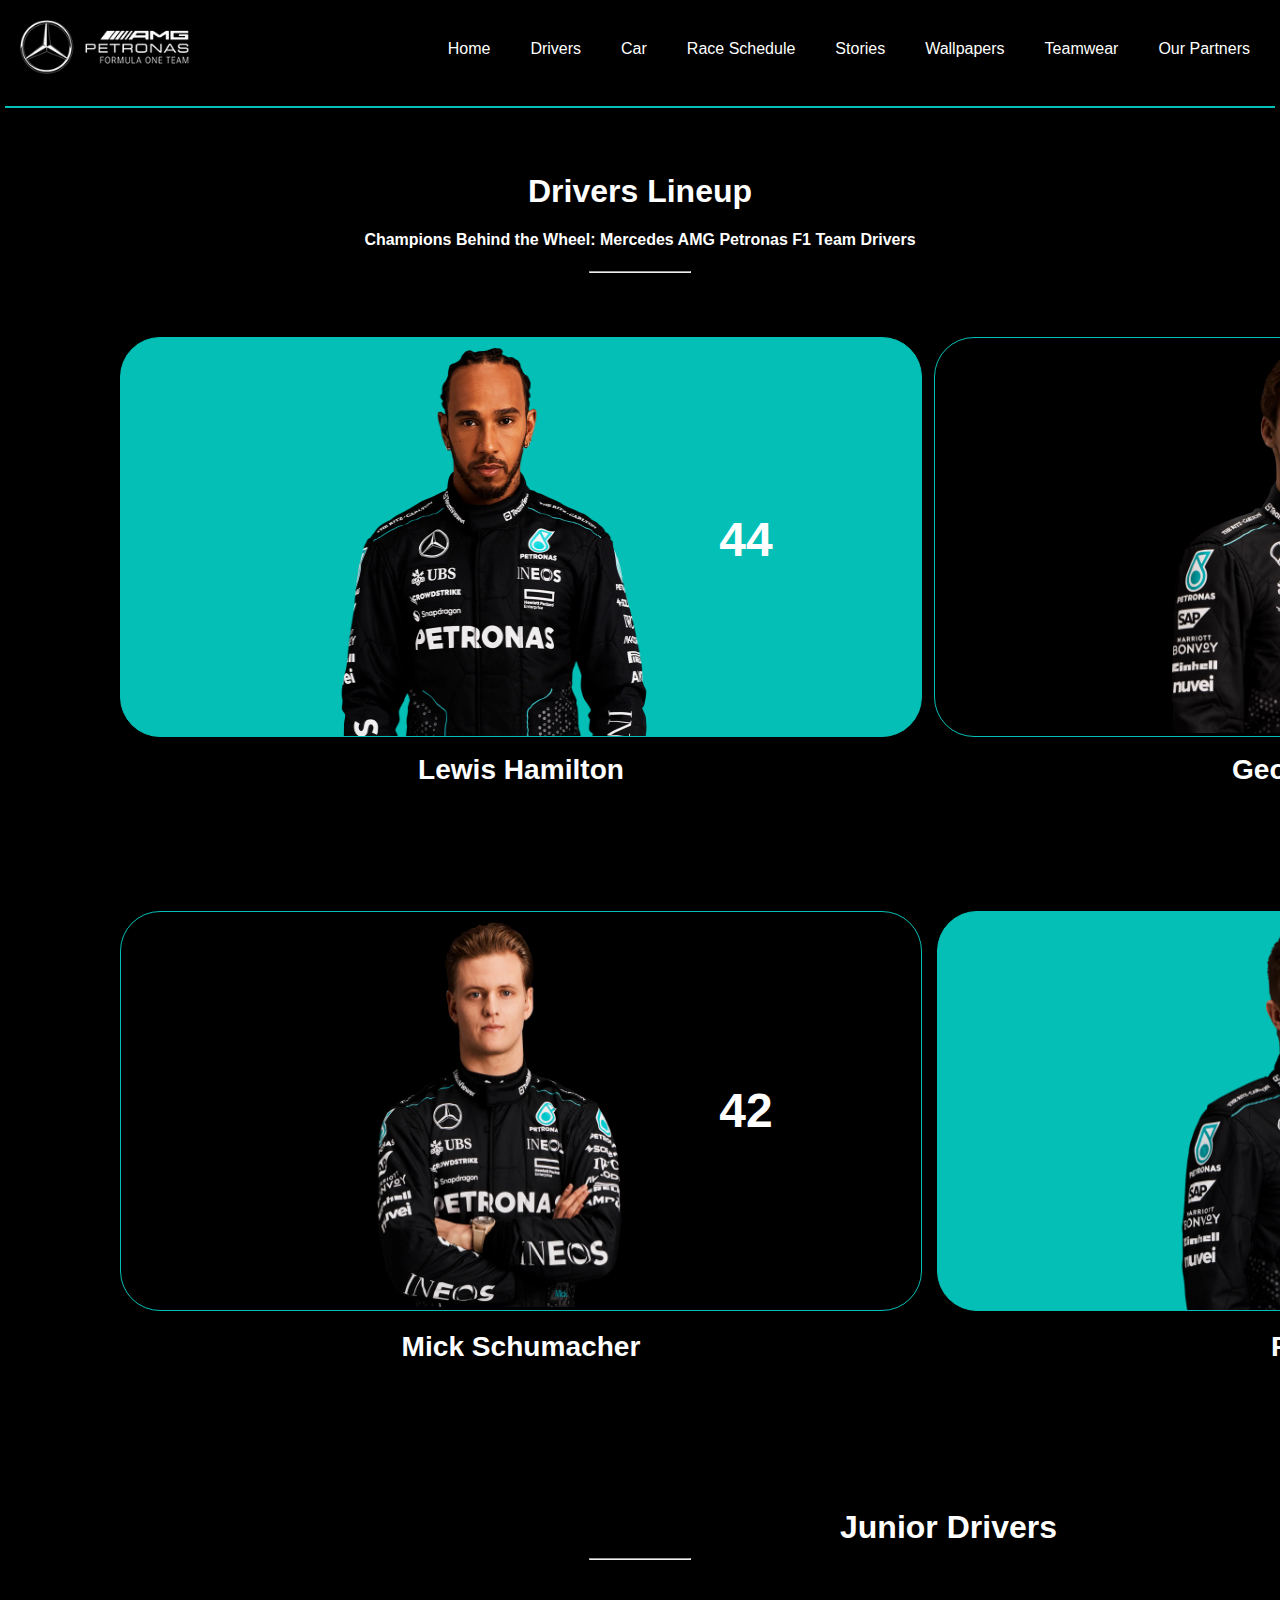
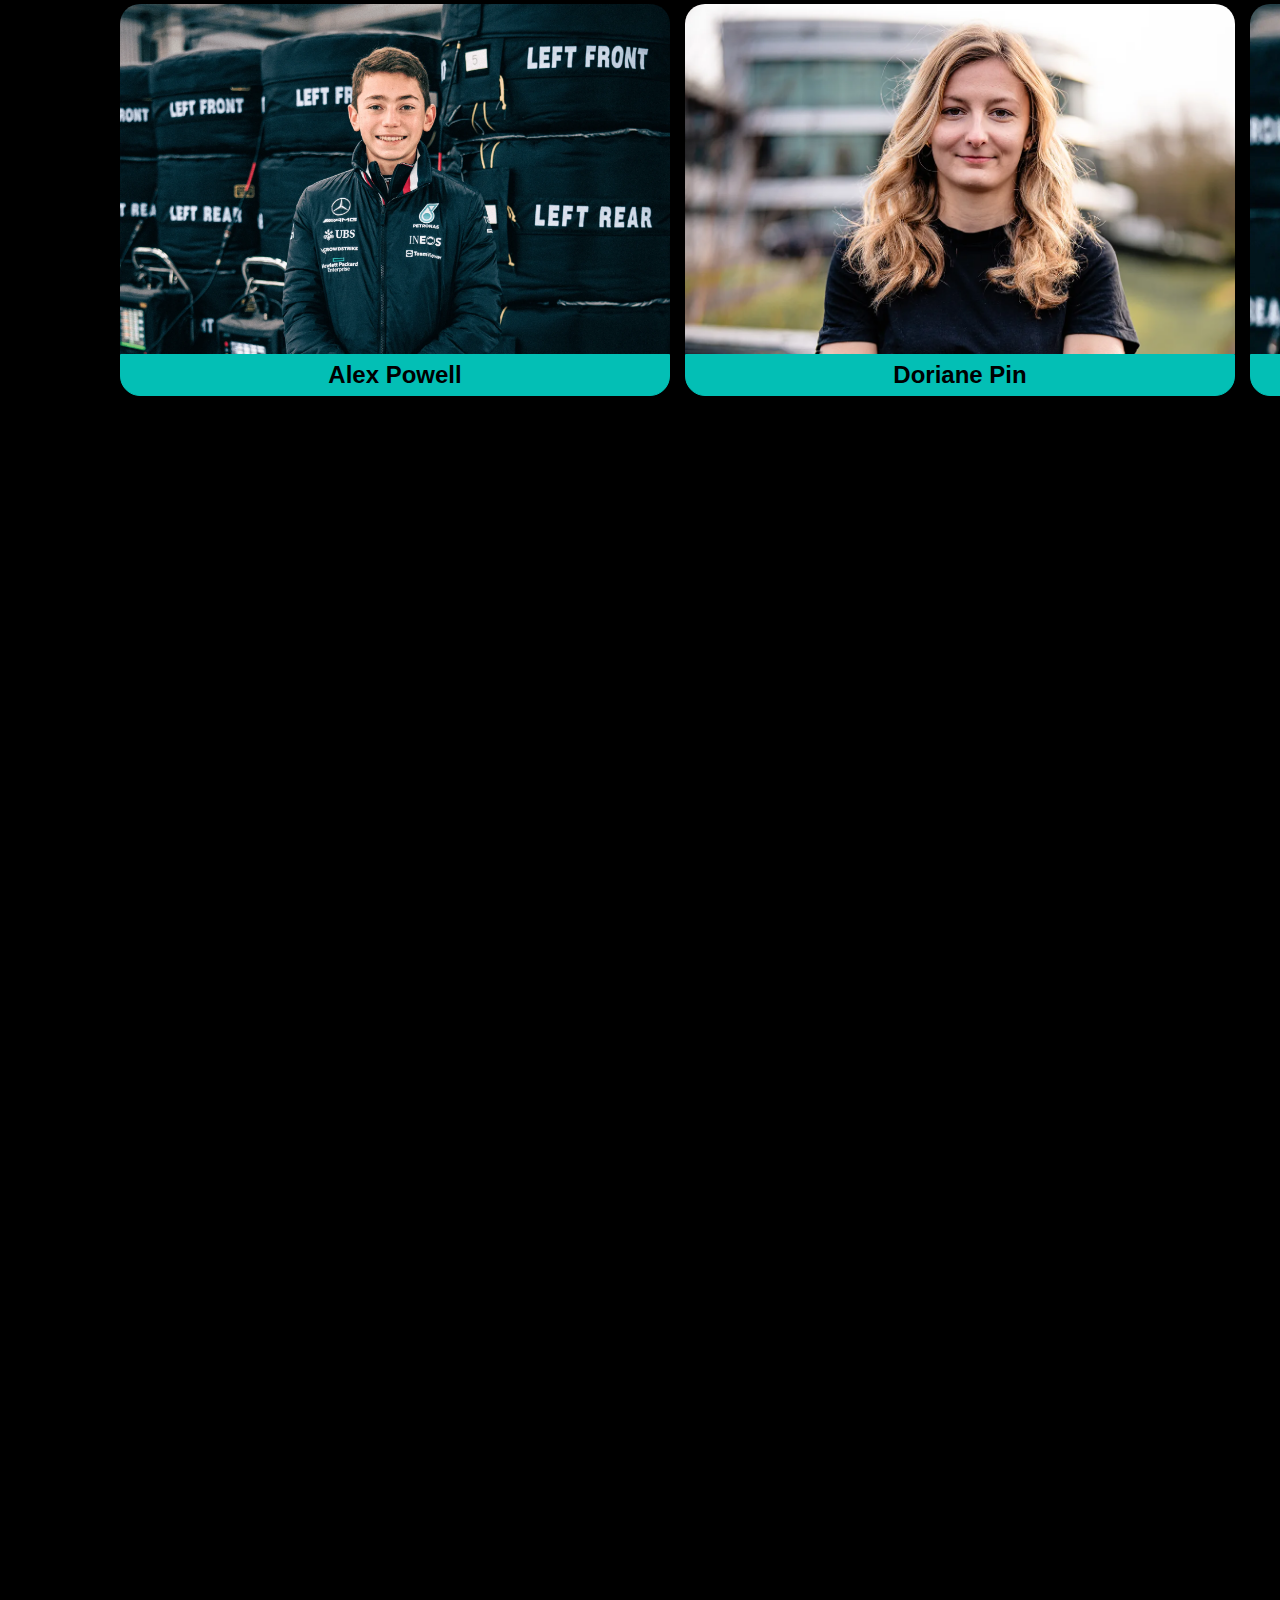
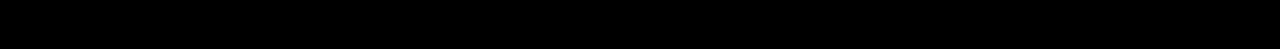
<file: drivers.html>
<!DOCTYPE html>
<html lang="en">
<head>
    <meta charset="UTF-8">
    <meta name="viewport" content="width=device-width, initial-scale=1.0">
    <title>Drivers 2024</title>
    <link rel="stylesheet" href="Header.css">
    <link rel="stylesheet" href="drivers.css">
</head>
<body>
<header>
    <div class="logo">
        <a href="index.html">
            <img src="imgsrc/logo.png" alt="Mercedes-AMG Petronas F1 Team Logo"></a>
    </div>
    <nav>
        <ul>
            <li><a href="index.html">Home</a></li>
            <li><a href="drivers.html">Drivers</a></li>
            <li><a href="w15.html">Car</a></li>
            <li><a href="race_schedule.html">Race Schedule</a></li>
            <li><a href="stories.html">Stories</a></li>
            <li><a href="wallpapers.html">Wallpapers</a></li>
            <li><a href="teamwear.html">Teamwear</a></li>
            <li><a href="partners.html">Our Partners</a></li>
        </ul>
    </nav>
</header>
<hr color="#03BFB5" width="99%">
<br><br>
<h1 id="heading">Drivers Lineup</h1>
<h4 align="center">Champions Behind the Wheel: Mercedes AMG Petronas F1 Team Drivers</h4>
<hr width="100">
<hr id="driverslineup" width="100"><br><br>
<div class="HamiltonAndRussell" id="numbers">
    <div class="grid-item_lewis">
        <a href="lewis.html">
            <img src="imgsrc/Drivers/Lewis_Hamilton.webp" height="400" width="450" alt="lewis"></a>
        <h1>44</h1>
    </div>
    <div class="grid-item_George">
        <a href="George.html">
            <img src="imgsrc/Drivers/George_Russell.webp" height="398" width="450"></a>
        <h1>63</h1>
    </div>
    <div class="DriversName">
        <h3><a style = "color: White; text-decoration: none;" href="lewis.html">Lewis Hamilton</a></h3>
    </div>
    <div class="DriversName">
        <h3><a style = "color: White; text-decoration: none;" href="George.html">George Russell</a></h3>
    </div>
</div>
<div class="MickAndFred">
    <div class="grid-item_Mick">
        <a href="https://www.mercedesamgf1.com/drivers/driver/mick-schumacher">
            <img src="imgsrc/Drivers/Mick_Schumacher.webp" height="398" width="450" alt="Mick"></a>
        <h1>42</h1>
    </div>
    <div class="grid-item_Fred">
        <a href="https://www.mercedesamgf1.com/drivers/driver/mick-schumacher">
            <img src="imgsrc/Drivers/Fred_Vesti.webp" height="399" width="450" alt="Fred"></a>
        <h1>42</h1>
    </div>
    <div class="DriversName">
        <h3>Mick Schumacher</h3>
    </div>
    <div class="DriversName">
        <h3>Fred Vesti</h3>
    </div>
</div>
    <h1 id="juniorheading" >Junior Drivers</h1>
    <hr id="juniordriver" width="100"><br><br>
    <div class="JuniorDrivers" id="junior">
        <div class="grid-item_junior">
            <img src="/imgsrc/Drivers/alex.webp" height="350" width="550" alt="alex">
        </div>
        <div class="grid-item_junior">
            <img src="imgsrc/Drivers/pin.jpg" height="350" width="550" alt="pin">
        </div>
        <div class="grid-item_junior">
            <img src="/imgsrc/Drivers/c.webp" height="350" width="500" alt="Kimi">
        </div>
        <div class="JuniorDriversName">
            <h4>Alex Powell</h4>
        </div>
        <div class="JuniorDriversName">
            <h4>Doriane Pin</h4>
        </div>
        <div class="JuniorDriversName">
            <h4>Andrea Kimi Antonelli</h4>
        </div>
    </div>
</body>
</html>
</file>
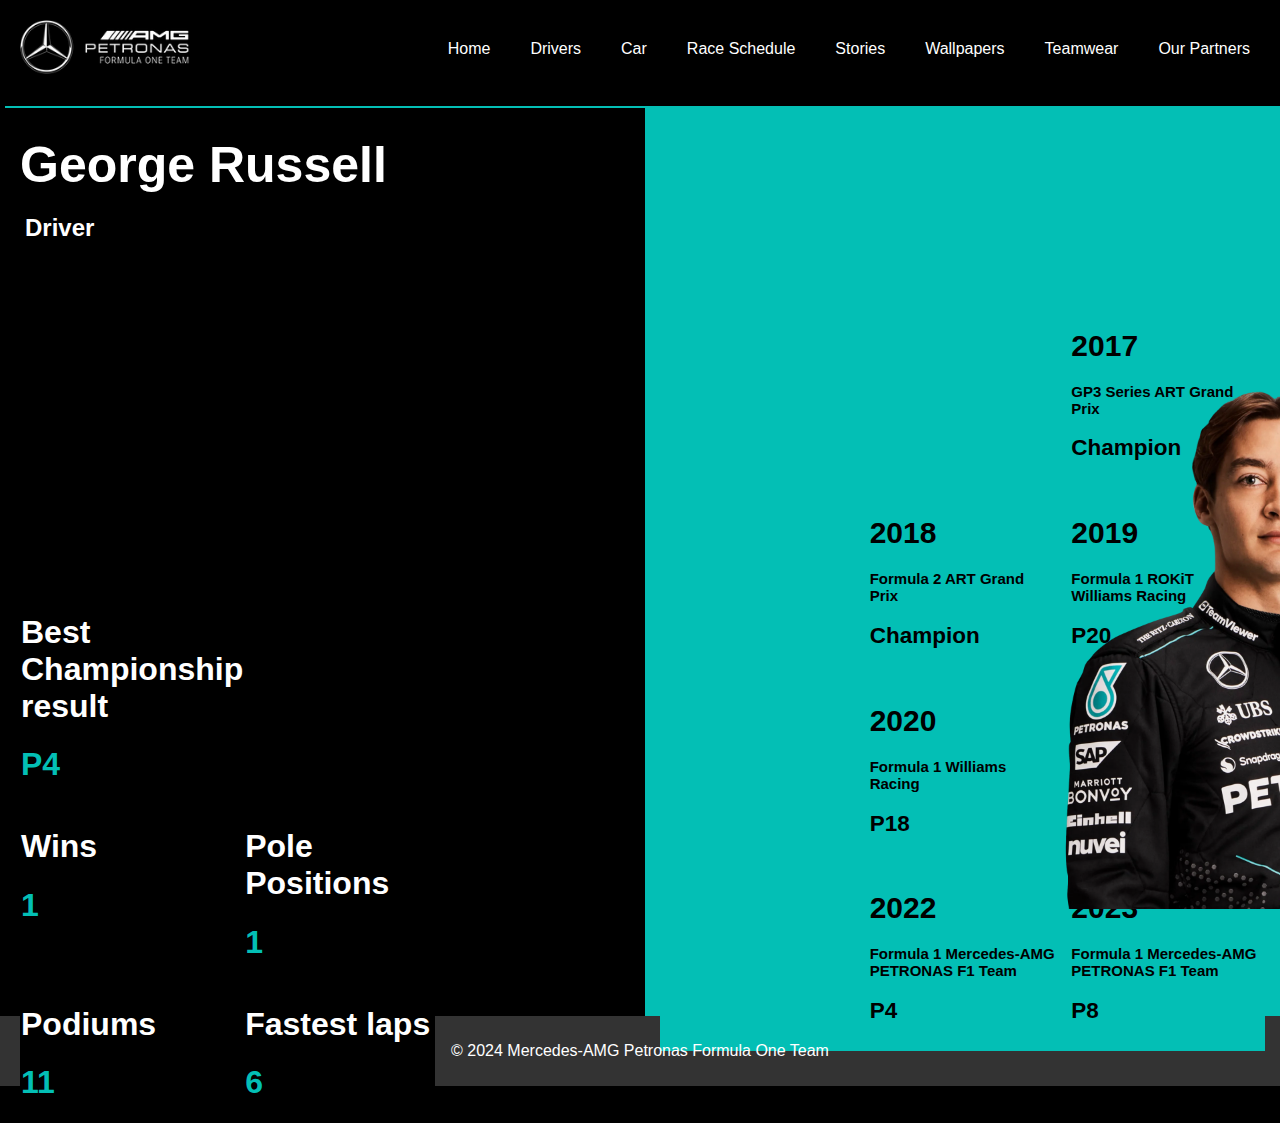
<file: George.html>
<!DOCTYPE html>
<html lang="en">
<head>
    <meta charset="UTF-8">
    <meta name="viewport" content="width=device-width, initial-scale=1.0">
    <title>George Russell</title>
    <link rel="stylesheet" href="Header.css">
    <link rel="stylesheet" href="george.css">
</head>
<body>
<header>
    <div class="logo">
        <a href="index.html">
            <img src="imgsrc/logo.png" alt="Mercedes-AMG Petronas F1 Team Logo"></a>
    </div>
    <nav>
        <ul>
            <li><a href="index.html">Home</a></li>
            <li><a href="drivers.html">Drivers</a></li>
            <li><a href="w15.html">Car</a></li>
            <li><a href="race_schedule.html">Race Schedule</a></li>
            <li><a href="stories.html">Stories</a></li>
            <li><a href="wallpapers.html">Wallpapers</a></li>
            <li><a href="teamwear.html">Teamwear</a></li>
            <li><a href="partners.html">Our Partners</a></li>
        </ul>
    </nav>
</header>
<hr color="#03BFB5" width="99%">
<section class="container">
    <div class="left-section">
        <h1 id="name">George Russell</h1>
        <h2 id="Des">Driver</h2>
        <div class="left_grid">
            <div class="left_grid-item">
                <h1>Best Championship result</h1>
                    <h1 style="color: #03BFB5">P4</h1>
            </div>
            <div class="left_grid-item">
            </div>
            <div class="left_grid-item">
            </div>
            <div class="left_grid-item">
                <h1>Wins</h1>
                <h1 style="color: #03BFB5">1</h1>
            </div>
            <div class="left_grid-item">
                <h1>Pole Positions</h1>
                <h1 style="color: #03BFB5">1</h1>
            </div>
            <div class="left_grid-item">
            </div>
            <div class="left_grid-item">
                <h1>Podiums</h1>
                <h1 style="color: #03BFB5">11</h1>
            </div>
            <div class="left_grid-item">
                <h1>Fastest laps</h1>
                <h1 style="color: #03BFB5">6</h1>
            </div>
        </div>
    </div>
    <div class="right-section">
        <div class="right_grid">
            <div class="right_grid-item">
            </div>
            <div class="right_grid-item">
            </div>
            <div class="right_grid-item">
                <h1>2017</h1>
                GP3 Series
                ART Grand Prix
                <h2>Champion</h2>
            </div>
            <div class="right_grid-item">
            </div>
            <div class="right_grid-item">
                <h1>2018</h1>
                Formula 2
                ART Grand Prix
                <h2>Champion</h2>
            </div>
            <div class="right_grid-item">
                <h1>2019</h1>
                Formula 1
                ROKiT Williams Racing
                <h2>P20</h2>
            </div>
            <div class="right_grid-item">
            </div>
            <div class="right_grid-item">
                <h1>2020</h1>
                Formula 1
                Williams Racing
                <h2>P18</h2>
            </div>
            <div class="right_grid-item">
                <h1>2021</h1>
                Formula 1
                Williams Racing
                 <h2>P15</h2>
            </div>
            <div class="right_grid-item">
            </div>
            <div class="right_grid-item">
                <h1>2022</h1>
                Formula 1
                Mercedes-AMG PETRONAS F1 Team
                <h2>P4</h2>
            </div>
            <div class="right_grid-item">
                <b><h1>2023</h1></b>
                Formula 1
                Mercedes-AMG PETRONAS F1 Team
                <h2>P8</h2>
            </div>
        </div>
    </div>
    <div class="overlay">
        <img src="imgsrc/Drivers/George_Russell.webp" alt="Divider Image">
    </div>
</section>
<footer>
    <p>&copy; 2024 Mercedes-AMG Petronas Formula One Team</p>
</footer>
</body>
</html>
</file>
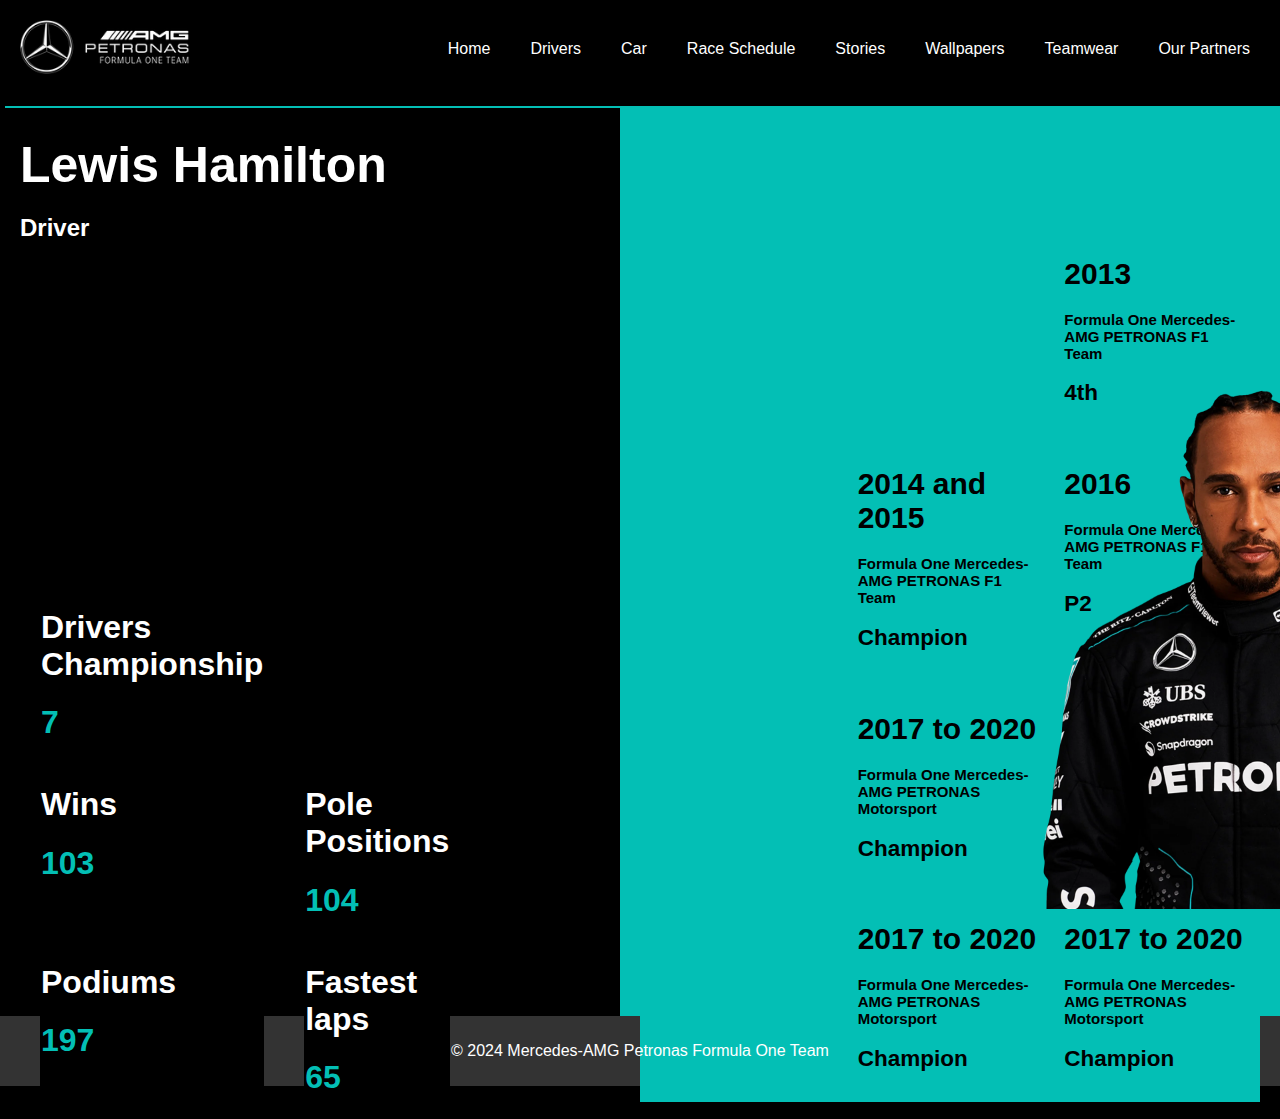
<file: lewis.html>
<!DOCTYPE html>
<html lang="en">
<head>
    <meta charset="UTF-8">
    <meta name="viewport" content="width=device-width, initial-scale=1.0">
    <title>Lewis Hamilton</title>
    <link rel="stylesheet" href="Header.css">
    <link rel="stylesheet" href="lewis.css">
</head>
<body>
<header>
    <div class="logo">
        <a href="index.html">
            <img src="imgsrc/logo.png" alt="Mercedes-AMG Petronas F1 Team Logo"></a>
    </div>
    <nav>
        <ul>
            <li><a href="index.html">Home</a></li>
            <li><a href="drivers.html">Drivers</a></li>
            <li><a href="w15.html">Car</a></li>
            <li><a href="race_schedule.html">Race Schedule</a></li>
            <li><a href="stories.html">Stories</a></li>
            <li><a href="wallpapers.html">Wallpapers</a></li>
            <li><a href="teamwear.html">Teamwear</a></li>
            <li><a href="partners.html">Our Partners</a></li>
        </ul>
    </nav>
</header>
<hr color="#03BFB5" width="99%">
<section class="container">
    <div class="left-section">
        <h1 id="name">Lewis Hamilton</h1>
        <h2 id="Des">Driver</h2>
        <div class="grid_left">
            <div class="grid-item_left">
                <h1>Drivers Championship</h1>
                <h1 style="color: #03BFB5">7</h1>
            </div>
            <div class="grid-item_left"></div>
            <div class="grid-item_left"></div>
            <div class="grid-item_left">
                <h1>Wins</h1>
                <h1 style="color: #03BFB5">103</h1>
            </div>
            <div class="grid-item_left">
                <h1>Pole Positions</h1>
                <h1 style="color: #03BFB5">104</h1>
            </div>
            <div class="grid-item_left"></div>
            <div class="grid-item_left">
                <h1>Podiums</h1>
                <h1 style="color: #03BFB5">197</h1>
            </div>
            <div class="grid-item_left">
                <h1>Fastest laps</h1>
                <h1 style="color: #03BFB5">65</h1>
            </div>
        </div>
    </div>
    <div class="right-section">
        <div class="grid_right">
            <div class="grid-item_right">
            </div>
            <div class="grid-item_right">
            </div>
            <div class="grid-item_right">
                <h1>2013</h1>
                Formula One
                Mercedes-AMG PETRONAS F1 Team
                <h2>4th</h2>
            </div>
            <div class="grid-item_right">
            </div>
            <div class="grid-item_right">
                <h1>2014 and 2015</h1>
                Formula One
                Mercedes-AMG PETRONAS F1 Team
                <h2>Champion</h2>
            </div>
            <div class="grid-item_right">
                <h1>2016</h1>
                Formula One
                Mercedes-AMG PETRONAS F1 Team
                <h2>P2</h2>
            </div>
            <div class="grid-item_right">
            </div>
            <div class="grid-item_right">
                <h1>2017 to 2020</h1>
                Formula One
                Mercedes-AMG PETRONAS Motorsport
                <h2>Champion</h2>
            </div>
            <div class="grid-item_right">
                <h1>2021</h1>
                Formula One
                Mercedes-AMG PETRONAS F1 Team
                <h2>P2</h2>
            </div>
            <div class="grid-item_right">
            </div>
            <div class="grid-item_right">
                <h1>2017 to 2020</h1>
                Formula One
                Mercedes-AMG PETRONAS Motorsport
                <h2>Champion</h2>
            </div>
            <div class="grid-item_right">
                <h1>2017 to 2020</h1>
                Formula One
                Mercedes-AMG PETRONAS Motorsport
                <h2>Champion</h2>
            </div>
    </div>
    </div>
    <div class="overlay">
        <img src="imgsrc/Drivers/Lewis_Hamilton.webp" alt="Divider Image">
    </div>
</section>
<footer>
    <p>&copy; 2024 Mercedes-AMG Petronas Formula One Team</p>
</footer>
</body>
</html>
</file>
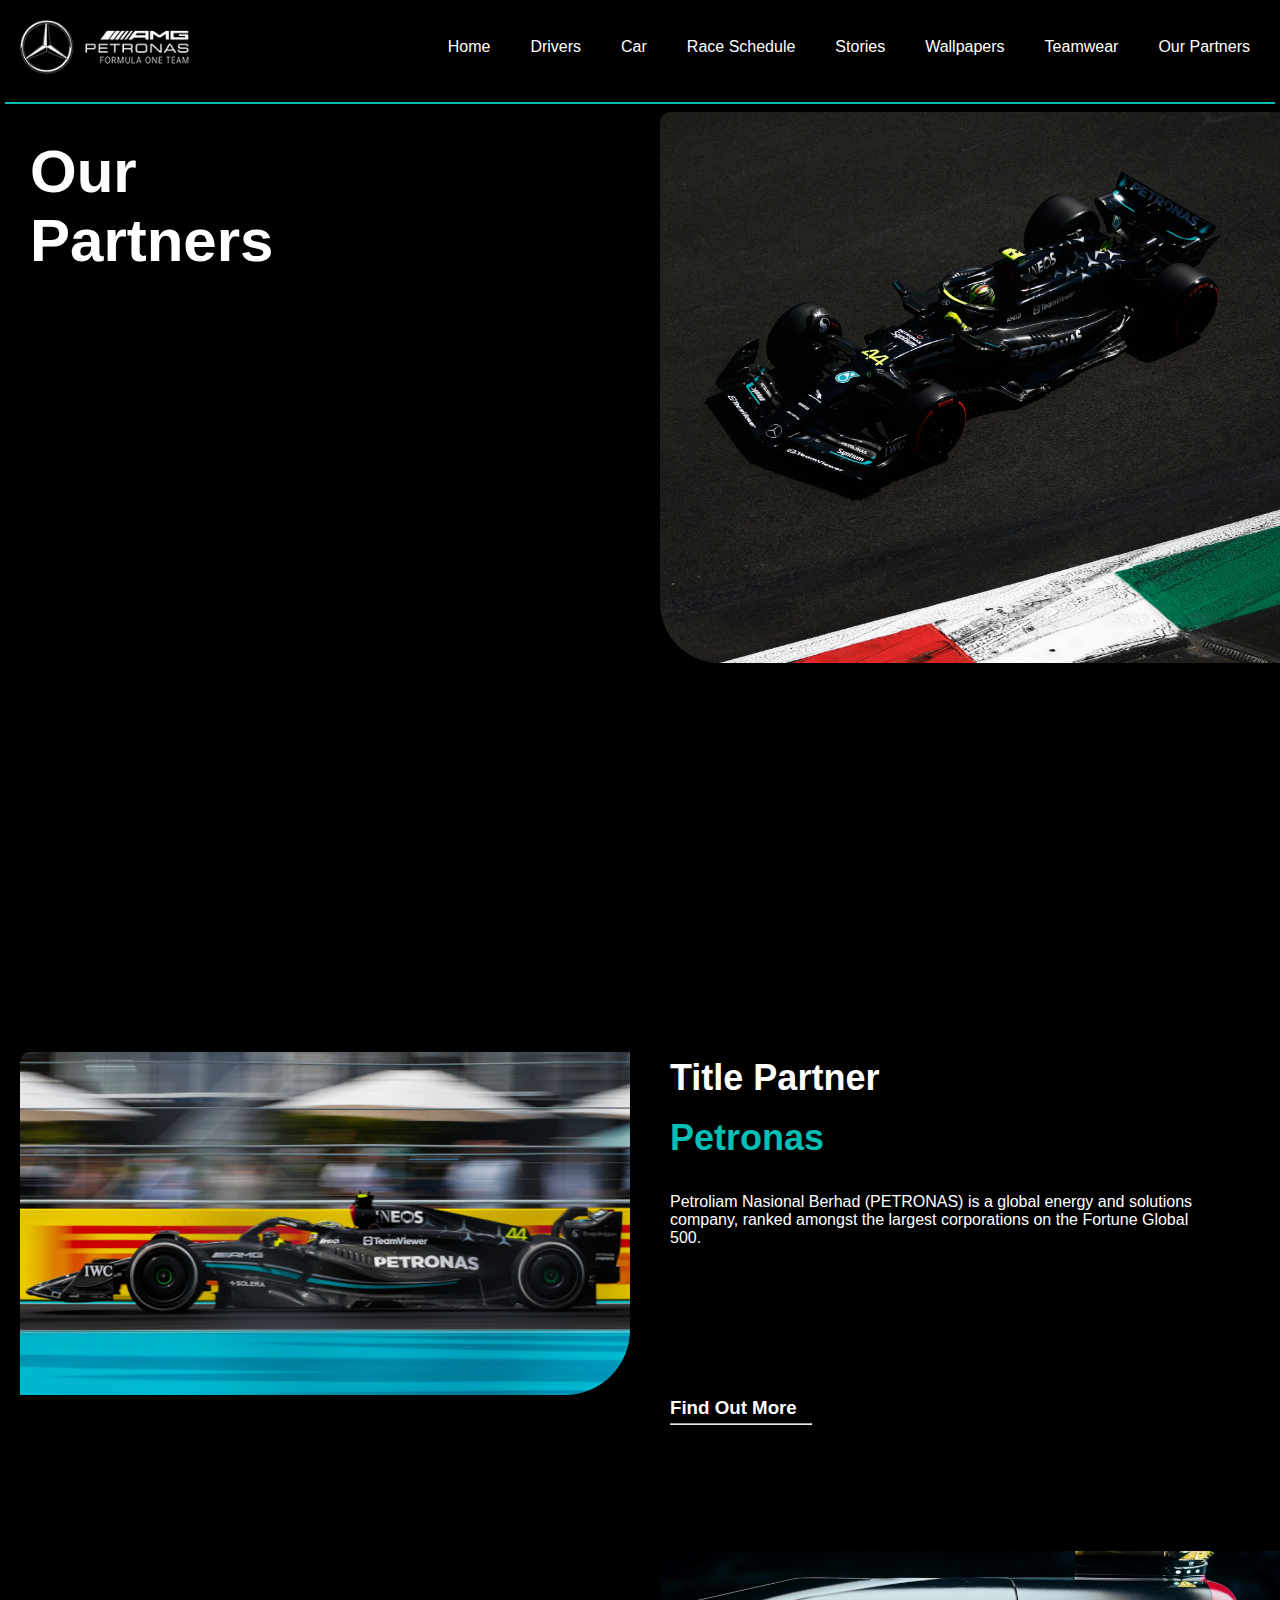
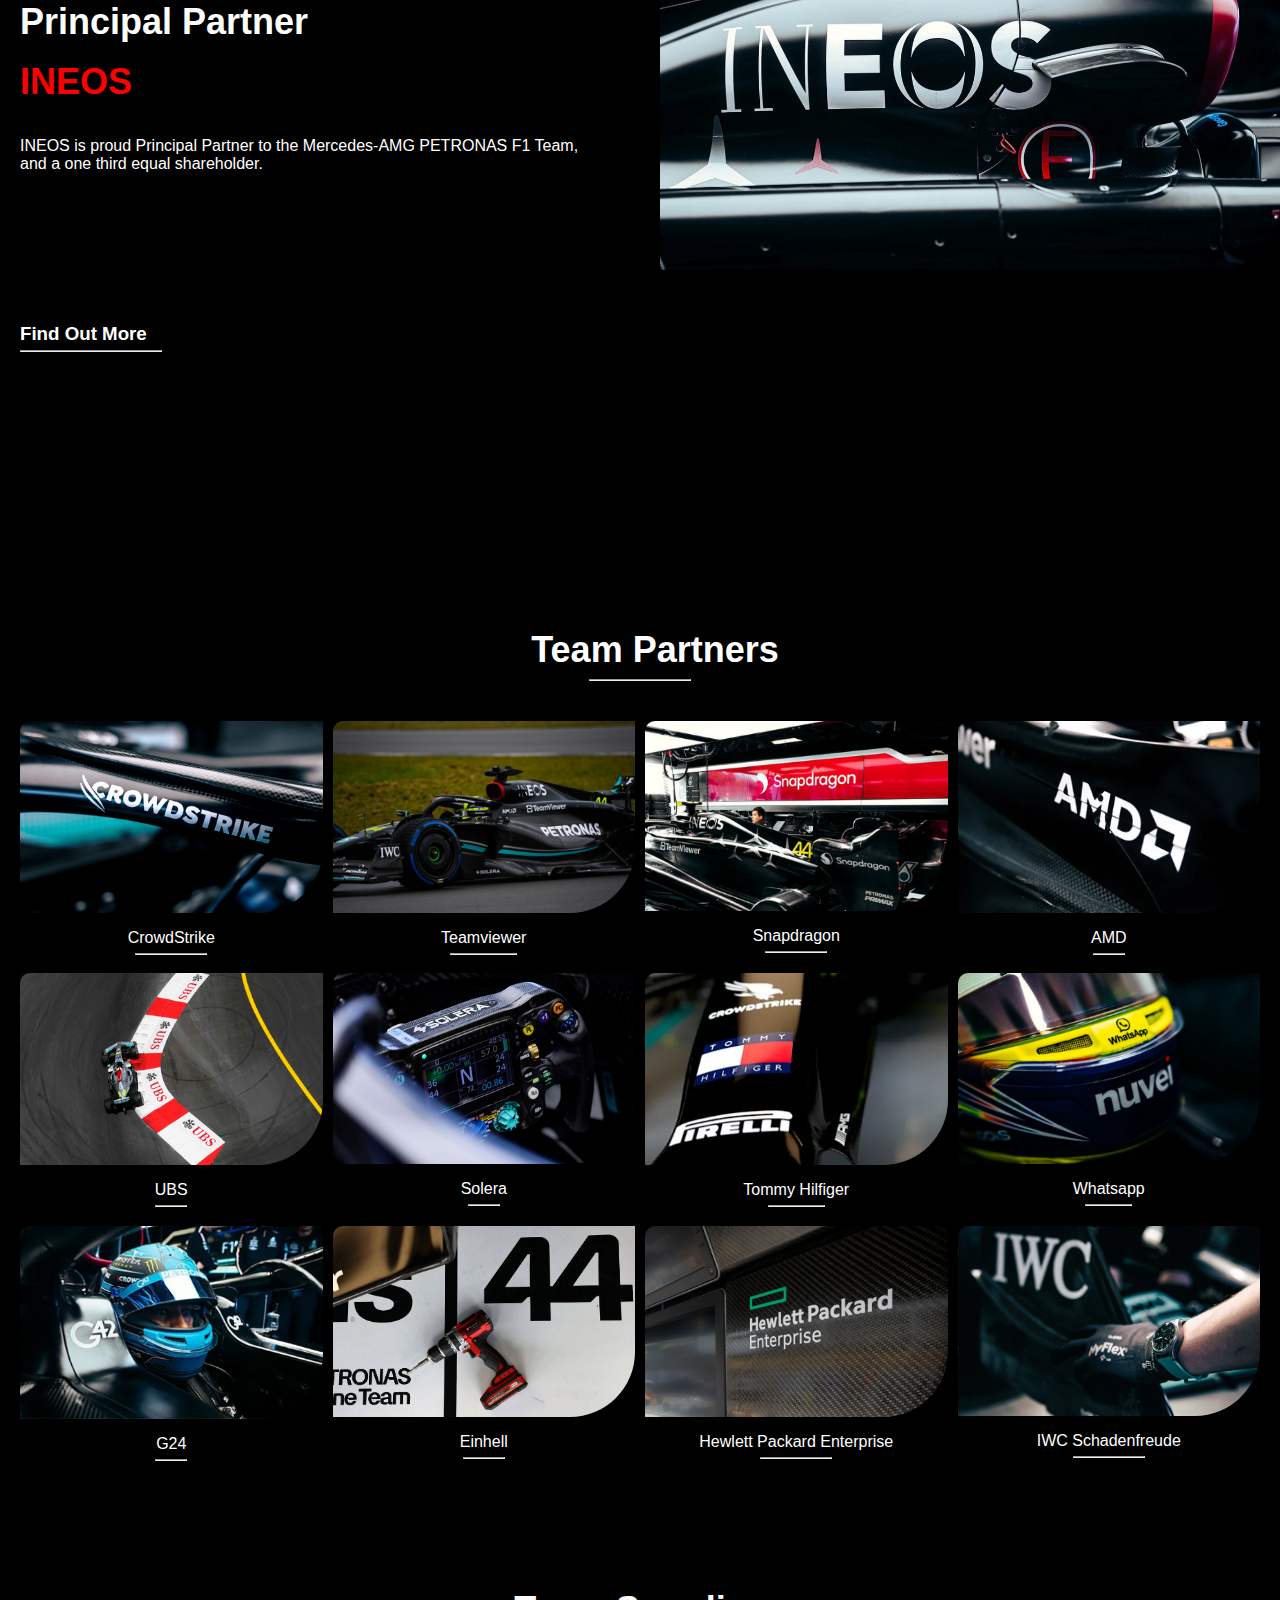
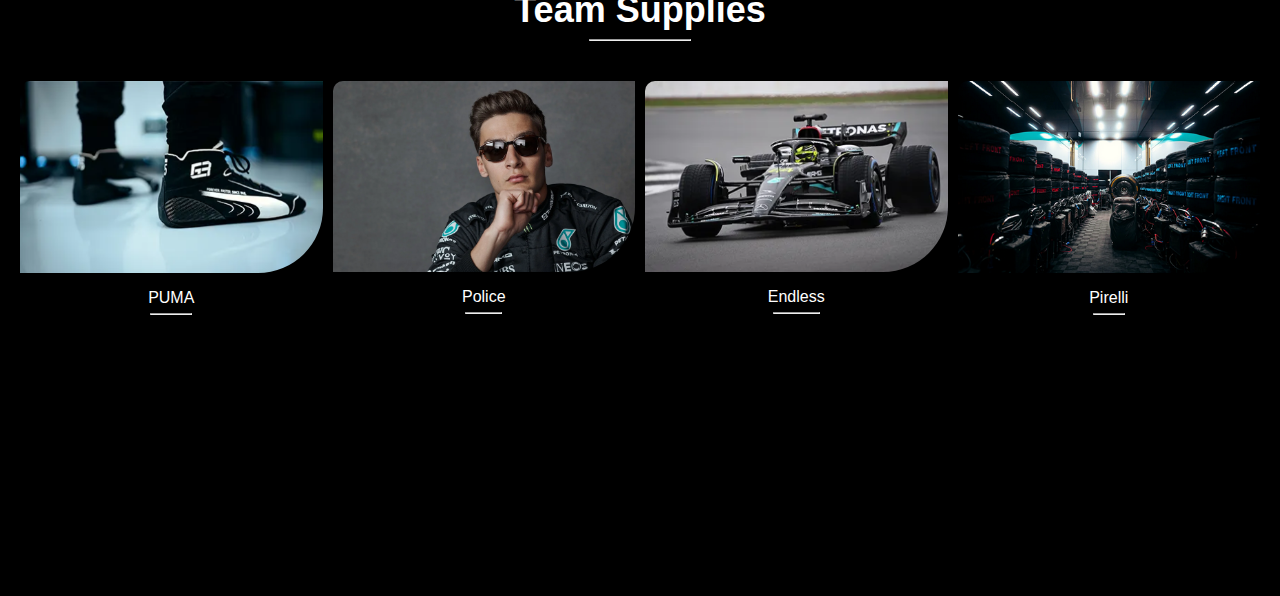
<file: partners.html>
<!DOCTYPE html>
<html lang="en">
<head>
    <meta charset="UTF-8">
    <meta name="viewport" content="width=device-width, initial-scale=1.0">
    <title>Our Partners</title>
    <link rel="stylesheet" href="Header.css">
    <link rel="stylesheet" href="partners.css">
</head>
<body>
<header>
    <div class="logo">
        <a href="index.html">
            <img src="imgsrc/logo.png" alt="Mercedes-AMG Petronas F1 Team Logo"></a>
    </div>
    <nav>
        <ul>
            <li><a href="index.html">Home</a></li>
            <li><a href="drivers.html">Drivers</a></li>
            <li><a href="w15.html">Car</a></li>
            <li><a href="race_schedule.html">Race Schedule</a></li>
            <li><a href="stories.html">Stories</a></li>
            <li><a href="wallpapers.html">Wallpapers</a></li>
            <li><a href="teamwear.html">Teamwear</a></li>
            <li><a href="partners.html">Our Partners</a></li>
        </ul>
    </nav>
</header>
<hr color="#03BFB5" width="99%">
<section class="container">
    <div class="left-section">
        <h1 id="heading">Our<br>Partners</h1>
    </div>
    <div class="right-section">
        <img src="imgsrc/Partners/Partner_home.webp" alt="Image">
    </div>
</section>
<section class="container_PetronasAndINEOS">
    <div class="left-section_petronas">
        <img src="imgsrc/Partners/petronas.jpg" alt="Image">
    </div>
    <div class="right-section_petronas">
        <h1>Title Partner</h1><br>
        <h1 style="color: #03BFB5">Petronas</h1><Br>
        <p>Petroliam Nasional Berhad (PETRONAS) is a global energy and solutions<br>company, ranked amongst the largest corporations on the Fortune Global<br>500.</p>
        <a style="text-decoration: none; color: white;" href="https://www.mercedesamgf1.com/partners/petronas">
            <h3 style="margin-top: 150px;">Find Out More</h3></a>
            <hr width="140" align="left" style="margin-top: -14px;">
    </div>
</section>

<section class="container_PetronasAndINEOS">
    <div class="left-section_INEOS">
        <h1>Principal Partner</h1><br>
        <h1 style="color: Red;">INEOS</h1><br>
        <p>INEOS is proud Principal Partner to the Mercedes-AMG PETRONAS F1 Team,<br>and a one third equal shareholder.</p>
        <a style="text-decoration: none; color: white;" href="https://www.mercedesamgf1.com/partners/ineos">
            <h3 style="margin-top: 150px;">Find Out More</h3></a>
            <hr width="140" align="left" style="margin-top: -14px;">
    </div>
    <div class="right-section_INEOS">
        <img src="imgsrc/Partners/INEOS.png" alt="Image">
    </div>
</section>
<br>
<h1 ID="teampartners">Team Partners</h1>
<hr width="100">
<section class="grid-container_TeamPartners">
    <div class="grid-item_TeamPartners">
        <img src="imgsrc/Partners/Crowdstrike.png" alt="Image">
        <p>CrowdStrike</p>
        <hr width="70" style="margin-top: -10px;">
    </div>
    <div class="grid-item_TeamPartners">
        <img src="imgsrc/Partners/Teamviewer.png" alt="Image">
        <p>Teamviewer</p>
        <hr width="65" style="margin-top: -10px;">
    </div>
    <div class="grid-item_TeamPartners">
        <img src="imgsrc/Partners/snapdragon.png" alt="Image">
        <p>Snapdragon</p>
        <hr width="60" style="margin-top: -10px;">
    </div>
    <div class="grid-item_TeamPartners">
        <img src="imgsrc/Partners/amd.png" alt="Image">
        <p>AMD</p>
        <hr width="30" style="margin-top: -10px;">
    </div>
    <div class="grid-item_TeamPartners">
        <img src="imgsrc/Partners/UBS.png" alt="Image">
        <p>UBS</p>
        <hr width="30" style="margin-top: -10px;">
    </div>
    <div class="grid-item_TeamPartners">
        <img src="imgsrc/Partners/solera.png" alt="Image">
        <p>Solera</p>
        <hr width="30" style="margin-top: -10px;">
    </div>
    <div class="grid-item_TeamPartners">
        <img src="imgsrc/Partners/TH.png" alt="Image">
        <p>Tommy Hilfiger</p>
        <hr width="55" style="margin-top: -10px;">
    </div>
    <div class="grid-item_TeamPartners">
        <img src="imgsrc/Partners/whatsapp.png" alt="Image">
        <p>Whatsapp</p>
        <hr width="45" style="margin-top: -10px;">
    </div>
    <div class="grid-item_TeamPartners">
        <img src="imgsrc/Partners/g42.png" alt="Image">
        <p>G24</p>
        <hr width="30" style="margin-top: -10px;">
    </div>
    <div class="grid-item_TeamPartners">
        <img src="imgsrc/Partners/Einhell.png" alt="Image">
        <p>Einhell</p>
        <hr width="40" style="margin-top: -10px;">
    </div>
    <div class="grid-item_TeamPartners">
        <img src="imgsrc/Partners/Hewlett.png" alt="Image">
        <p>Hewlett Packard Enterprise</p>
        <hr width="70" style="margin-top: -10px;">
    </div>
    <div class="grid-item_TeamPartners">
        <img src="imgsrc/Partners/IWC.png" alt="Image">
        <p>IWC Schadenfreude</p>
        <hr width="70" style="margin-top: -10px;">
    </div>
</section>
<h1 ID="teamSupplies" align="center">Team Supplies</h1>
<hr width="100">
<section class="grid-container_TeamPartners">
    <div class="grid-item_TeamPartners">
        <img src="imgsrc/Partners/Puma.png" alt="Image">
        <p>PUMA</p>
        <hr width="40" style="margin-top: -10px;">
    </div>
    <div class="grid-item_TeamPartners">
        <img src="imgsrc/Partners/Police.png" alt="Image">
        <p>Police</p>
        <hr width="35" style="margin-top: -10px;">
    </div>
    <div class="grid-item_TeamPartners">
        <img src="imgsrc/Partners/Endless.png" alt="Image">
        <p>Endless</p>
        <hr width="45" style="margin-top: -10px;">
    </div>
    <div class="grid-item_TeamPartners">
        <img src="imgsrc/Partners/Pirelli.png" alt="Image">
        <p>Pirelli</p>
        <hr width="30" style="margin-top: -10px;">
    </div>
</section>
</body>
</html>
</file>
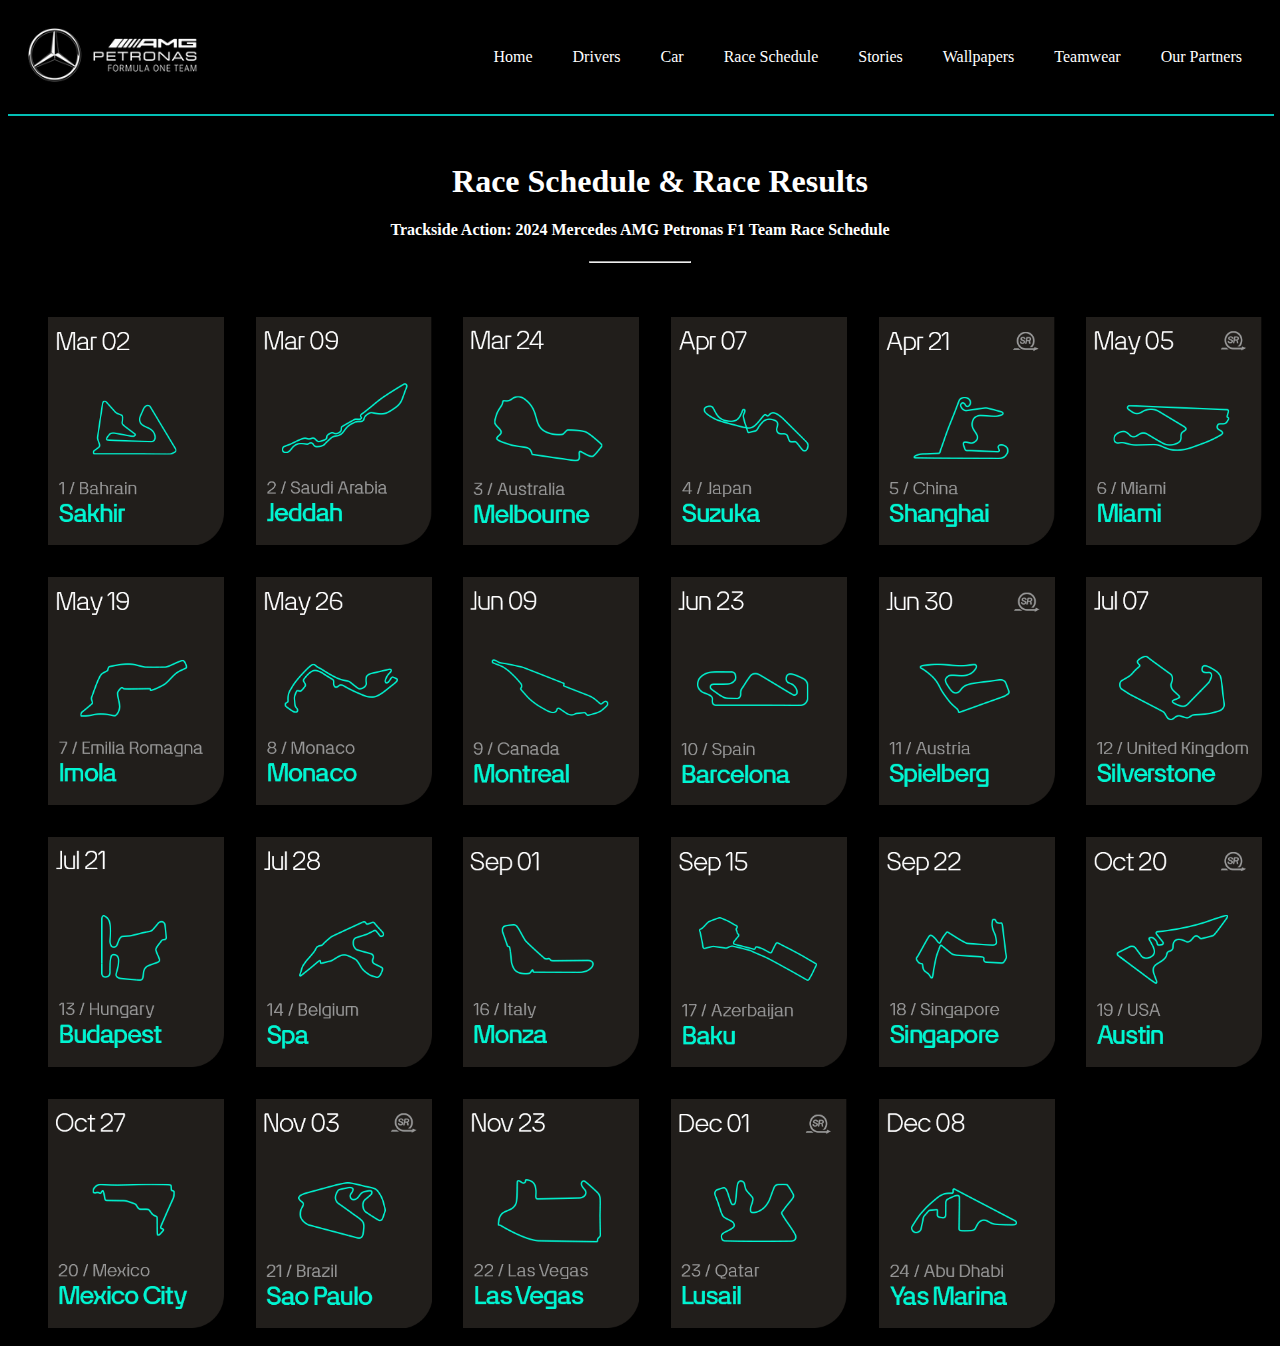
<file: race_schedule.html>
<!DOCTYPE html>
<html lang="en">
<head>
    <meta charset="UTF-8">
    <meta name="viewport" content="width=device-width, initial-scale=1.0">
    <title>Race Schedule 2024</title>
    <link rel="stylesheet" href="Header.css">
    <link rel="stylesheet" href="race_schedule.css">
</head>
<body>
<header>
    <div class="logo">
        <a href="index.html">
            <img src="imgsrc/logo.png" alt="Mercedes-AMG Petronas F1 Team Logo"></a>
    </div>
    <nav>
        <ul>
            <li><a href="index.html">Home</a></li>
            <li><a href="drivers.html">Drivers</a></li>
            <li><a href="w15.html">Car</a></li>
            <li><a href="race_schedule.html">Race Schedule</a></li>
            <li><a href="stories.html">Stories</a></li>
            <li><a href="wallpapers.html">Wallpapers</a></li>
            <li><a href="teamwear.html">Teamwear</a></li>
            <li><a href="partners.html">Our Partners</a></li>
        </ul>
    </nav>
</header>
<hr color="#03BFB5" width="100%"><br>
<h1 align="center">Race Schedule & Race Results</h1>
<h4 align="center">Trackside Action: 2024 Mercedes AMG Petronas F1 Team Race Schedule</h4>
<hr width="100">
<br><br>
<div class="container">
    <div class="image">
        <img src="imgsrc/circuit/bahrain.png" alt="Image 1">
        <div class="info">
            <h3 align="center">Bahrain GP Results</h3>
            <hr width="100">
            <h4 align="left">George P5<br><br>Lewis &nbsp;&nbsp; P7</h4>
            <h4></h4>
        </div>
    </div>

    <div class="image">
        <img src="imgsrc/circuit/jeddah.png" alt="Image 1">
        <div class="info">
            <h3 align="center">Saudi Arabian GPResults</h3>
            <hr width="100">
            <h4>George P6<br><br>Lewis &nbsp;&nbsp; P9</h4>
        </div>
    </div>

    <div class="image" data-info="Bahrain GP: George P5, Lewis P7">
        <img src="imgsrc/circuit/Australia.png" alt="Image 1">
        <div class="info">
            <h3>Australian GP Results</h3>
            <hr width="100">
            <h4>George DNF<br><br>Lewis &nbsp;&nbsp; DNF</h4>
        </div>
    </div>

    <div class="image" data-info="Bahrain GP: George P5, Lewis P7">
        <img src="imgsrc/circuit/japan.png" alt="Image 1">
        <div class="info">
            <h3>Japan GP Results</h3>
            <hr width="100">
            <h4>George P7<br><br>Lewis &nbsp;&nbsp; P9</h4>
        </div>
    </div>

    <div class="image" data-info="Bahrain GP: George P5, Lewis P7">
        <img src="imgsrc/circuit/china.png" alt="Image 1">
        <div class="info">
            <h3>China GP Results</h3>
            <hr width="100">
            <p align="center">
                The anticipation is palpable! Waiting for the race to unfold. 🏎️💨
            </p>
            <!--<h4>George P6<br><br>Lewis &nbsp;&nbsp; P9</h4>-->
        </div>
    </div>

    <div class="image" data-info="Bahrain GP: George P5, Lewis P7">
        <img src="imgsrc/circuit/miami.png" alt="Image 1">
        <div class="info">
            <h3>Miami GP Result</h3>
            <hr width="100">
            <p align="center">
                Hold your breath! The race is coming, and we're revved up for the excitement! 🚦
            </p>
            <!--<h4>George P6<br><br>Lewis &nbsp;&nbsp; P9</h4>-->
        </div>
    </div>

    <div class="image" data-info="Bahrain GP: George P5, Lewis P7">
        <img src="imgsrc/circuit/imola.png" alt="Image 1">
        <div class="info">
            <h3>Imola GP Result</h3>
            <hr width="100">
            <p align="center">
                The engines are roaring in anticipation! The race is just around the corner. 🏁
            </p>
            <!--<h4>George P6<br><br>Lewis &nbsp;&nbsp; P9</h4>-->
        </div>
    </div>

    <div class="image" data-info="Bahrain GP: George P5, Lewis P7">
        <img src="imgsrc/circuit/Monaco.png" alt="Image 1">
        <div class="info">
            <h3>Monaco GP Results</h3>
            <hr width="100">
            <p align="center">
                Gear up! The race hasn't started yet, but the thrill is building up! 🏎️💥
            </p>
            <!--<h4>George P6<br><br>Lewis &nbsp;&nbsp; P9</h4>-->
        </div>
    </div>

    <div class="image" data-info="Bahrain GP: George P5, Lewis P7">
        <img src="imgsrc/circuit/canada.png" alt="Image 1">
        <div class="info">
            <h3>Canada GP Results</h3>
            <hr width="100">
            <p align="center">
                Counting down the seconds until the race begins! Get ready for the thrill ride! 🚀
            </p>
            <!--<h4>George P6<br><br>Lewis &nbsp;&nbsp; P9</h4>-->
        </div>
    </div>

    <div class="image" data-info="Bahrain GP: George P5, Lewis P7">
        <img src="imgsrc/circuit/Barc.png" alt="Image 1">
        <div class="info">
            <h3>Spain GP Results</h3>
            <hr width="100">
            <p align="center">
                The race track awaits its next story. Buckle up for the thrill ride ahead! 🏁
            </p>
            <!--<h4>George P6<br><br>Lewis &nbsp;&nbsp; P9</h4>>-->
        </div>
    </div>

    <div class="image" data-info="Bahrain GP: George P5, Lewis P7">
        <img src="imgsrc/circuit/austria.png" alt="Image 1">
        <div class="info">
            <h3>Austria GP Results</h3>
            <hr width="100">
            <p align="center">
                Anticipation fuels the air as we gear up for the race day spectacle! 🏎️💨
            </p>
            <!--<h4>George P6<br><br>Lewis &nbsp;&nbsp; P9</h4>-->
        </div>
    </div>

    <div class="image" data-info="Bahrain GP: George P5, Lewis P7">
        <img src="imgsrc/circuit/uk.png" alt="Image 1">
        <div class="info">
            <h3>Silverstone GP Result</h3>
            <hr width="100">
            <p align="center">
                As the engines simmer with potential, the countdown to racing glory begins! 🚀
            </p>
            <!--<h4>George P6<br><br>Lewis &nbsp;&nbsp; P9</h4>-->
        </div>
    </div>

    <div class="image" data-info="Bahrain GP: George P5, Lewis P7">
        <img src="imgsrc/circuit/hungary.png" alt="Image 1">
        <div class="info">
            <h3>Hungarian GP Results</h3>
            <hr width="100">
            <p align="center">Stay tuned for the roaring symphony of speed and skill about to unfold! 🎶
            </p>
            <!--<h4>George P6<br><br>Lewis &nbsp;&nbsp; P9</h4>-->
        </div>
    </div>

    <div class="image" data-info="Bahrain GP: George P5, Lewis P7">
        <img src="imgsrc/circuit/spa.png" alt="Image 1">
        <div class="info">
            <h3>Belgium GP results</h3>
            <hr width="100">
            <p align="center">"The track beckons with promises of speed, strategy, and spectacle! 🏁
            </p>
            <!--<h4>George P6<br><br>Lewis &nbsp;&nbsp; P9</h4>-->
        </div>
    </div>

    <div class="image" data-info="Bahrain GP: George P5, Lewis P7">
        <img src="imgsrc/circuit/Monza.png" alt="Image 1">
        <div class="info">
            <h3>Italian GP Results</h3>
            <hr width="100">
            <p align="center">The calm before the storm, as the race day frenzy simmers under the surface! ⛈️
            </p>
            <!--<h4>George P6<br><br>Lewis &nbsp;&nbsp; P9</h4>-->
        </div>
    </div>

    <div class="image" data-info="Bahrain GP: George P5, Lewis P7">
        <img src="imgsrc/circuit/baku.png" alt="Image 1">
        <div class="info">
            <h3>Azerbaijan GP Results</h3>
            <hr width="100">
            <p align="center">On the brink of racing greatness, the engines hum with anticipation! 🏎️💥
            </p>
            <!--<h4 align>George P5</h4>
            <h4>Lewis P7</h4>-->
        </div>
    </div>

    <div class="image" data-info="Bahrain GP: George P5, Lewis P7">
        <img src="imgsrc/circuit/Singapore.png" alt="Image 1">
        <div class="info">
            <h3>Singapore GP Results</h3>
            <hr width="100">
            <p align="center">A symphony of anticipation plays as we prepare for the race day crescendo! 🎵
            </p>
            <!--<h4>George P6<br><br>Lewis &nbsp;&nbsp; P9</h4>-->
        </div>
    </div>

    <div class="image" data-info="Bahrain GP: George P5, Lewis P7">
        <img src="imgsrc/circuit/Austin.png" alt="Image 1">
        <div class="info">
            <h3>Austin GP Results</h3>
            <hr width="100">
            <p align="center">Eyes on the horizon, ready for the epic race day narrative to unfold! 🌅
            </p>
            <!--<h4>George P6<br><br>Lewis &nbsp;&nbsp; P9</h4>-->
        </div>
    </div>
    <div class="image" data-info="Bahrain GP: George P5, Lewis P7">
        <img src="imgsrc/circuit/mexico.png" alt="Image 1">
        <div class="info">
            <h3>Mexican GP Results</h3>
            <hr width="100">
            <p>The stage is set, the players ready. Let the racing drama commence! 🏁
            </p>
            <!--<h4>George P6<br><br>Lewis &nbsp;&nbsp; P9</h4>-->
        </div>
    </div>

    <div class="image" data-info="Bahrain GP: George P5, Lewis P7">
        <img src="imgsrc/circuit/Brazil.png" alt="Image 1">
        <div class="info">
            <h3>Sao Paulo GP<br>Results</h3>
            <hr width="100">
            <p align="center">"Fueling up for the adrenaline rush! Can't wait for the race to ignite! 🏎️🔥
            </p>
            <!--<h4>George P6<br><br>Lewis &nbsp;&nbsp; P9</h4>-->
        </div>
    </div>

    <div class="image" data-info="Bahrain GP: George P5, Lewis P7">
        <img src="imgsrc/circuit/vegas.png" alt="Image 1">
        <div class="info">
            <h3>Las Vegas GP Results</h3>
            <hr width="100">
            <p align="center">The countdown begins! Ready to hit the track and chase victory! 🏁
            </p>
            <!--<h4>George P6<br><br>Lewis &nbsp;&nbsp; P9</h4>-->
        </div>
    </div>

    <div class="image" data-info="Bahrain GP: George P5, Lewis P7">
        <img src="imgsrc/circuit/Qatar.png" alt="Image 1">
        <div class="info">
            <h3>Qatar GP Results</h3>
            <hr width="100">
            <p align="center">Patience is a virtue as we await the thrill of the race day spectacle! ⏳
            </p>
            <!--<h4>George P6<br><br>Lewis &nbsp;&nbsp; P9</h4>-->
        </div>
    </div>

    <div class="image" data-info="Bahrain GP: George P5, Lewis P7">
        <img src="imgsrc/circuit/Abu.png" alt="Image 1">
        <div class="info">
            <h3>Abu Dhabi GP Results</h3>
            <hr width="100">
            <p  align="center">The race of legends beckons, and we're on the edge of our seats! 🌟
            </p>
            <!--<h4>George P6<br><br>Lewis &nbsp;&nbsp; P9</h4>-->
        </div>
    </div>
</div>
</body>
</html>
</file>
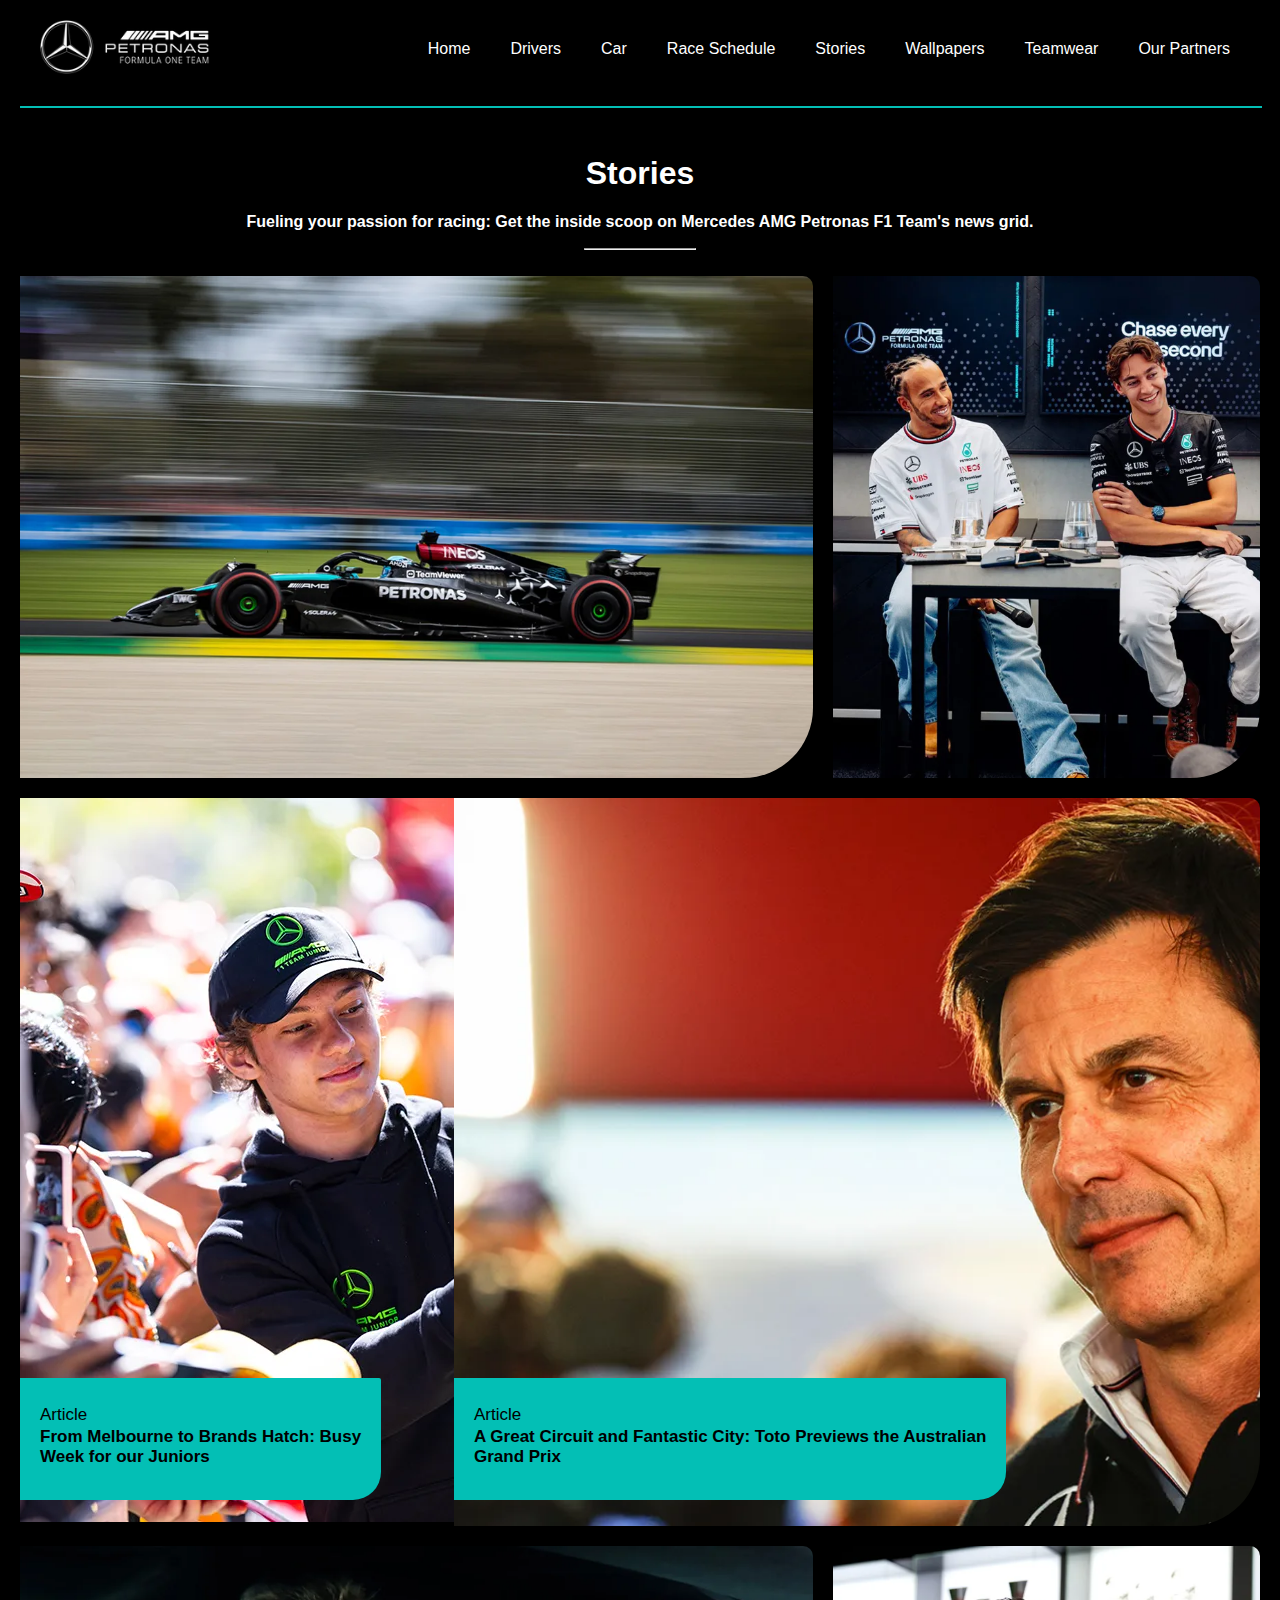
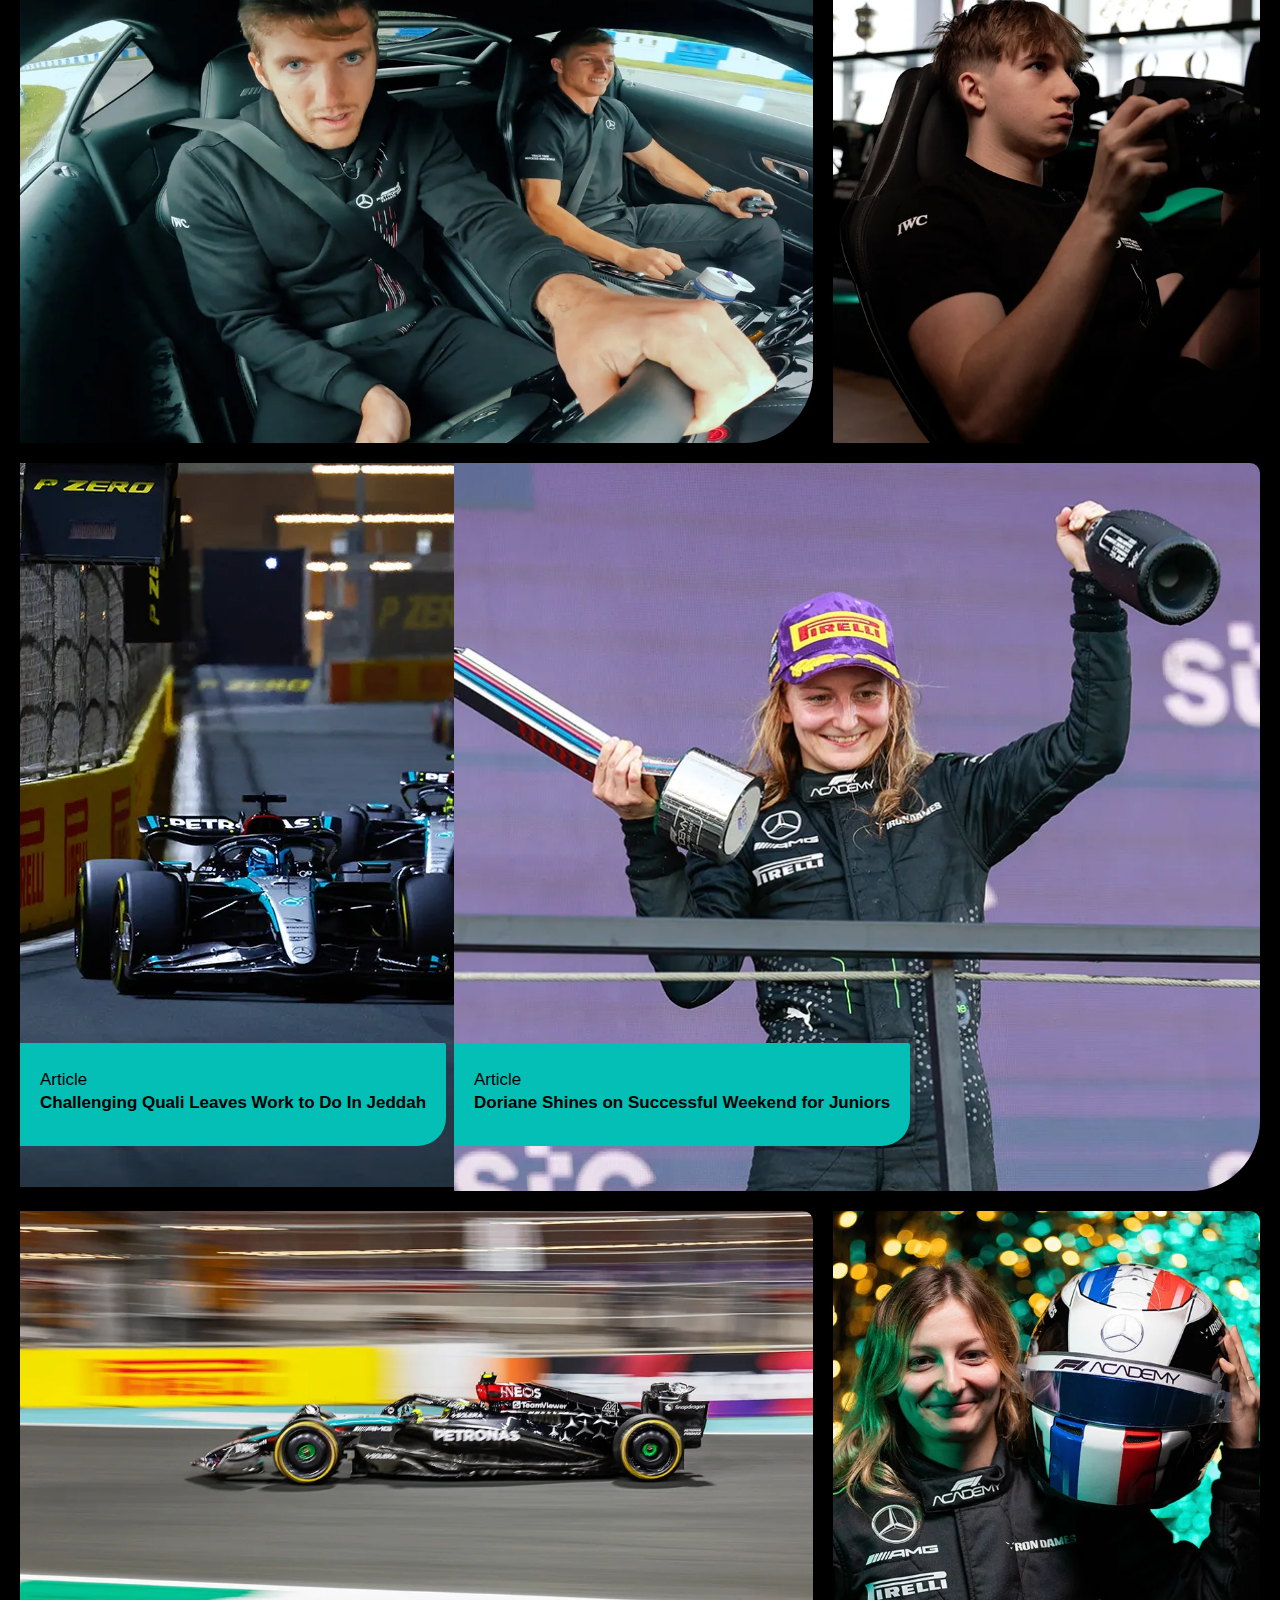
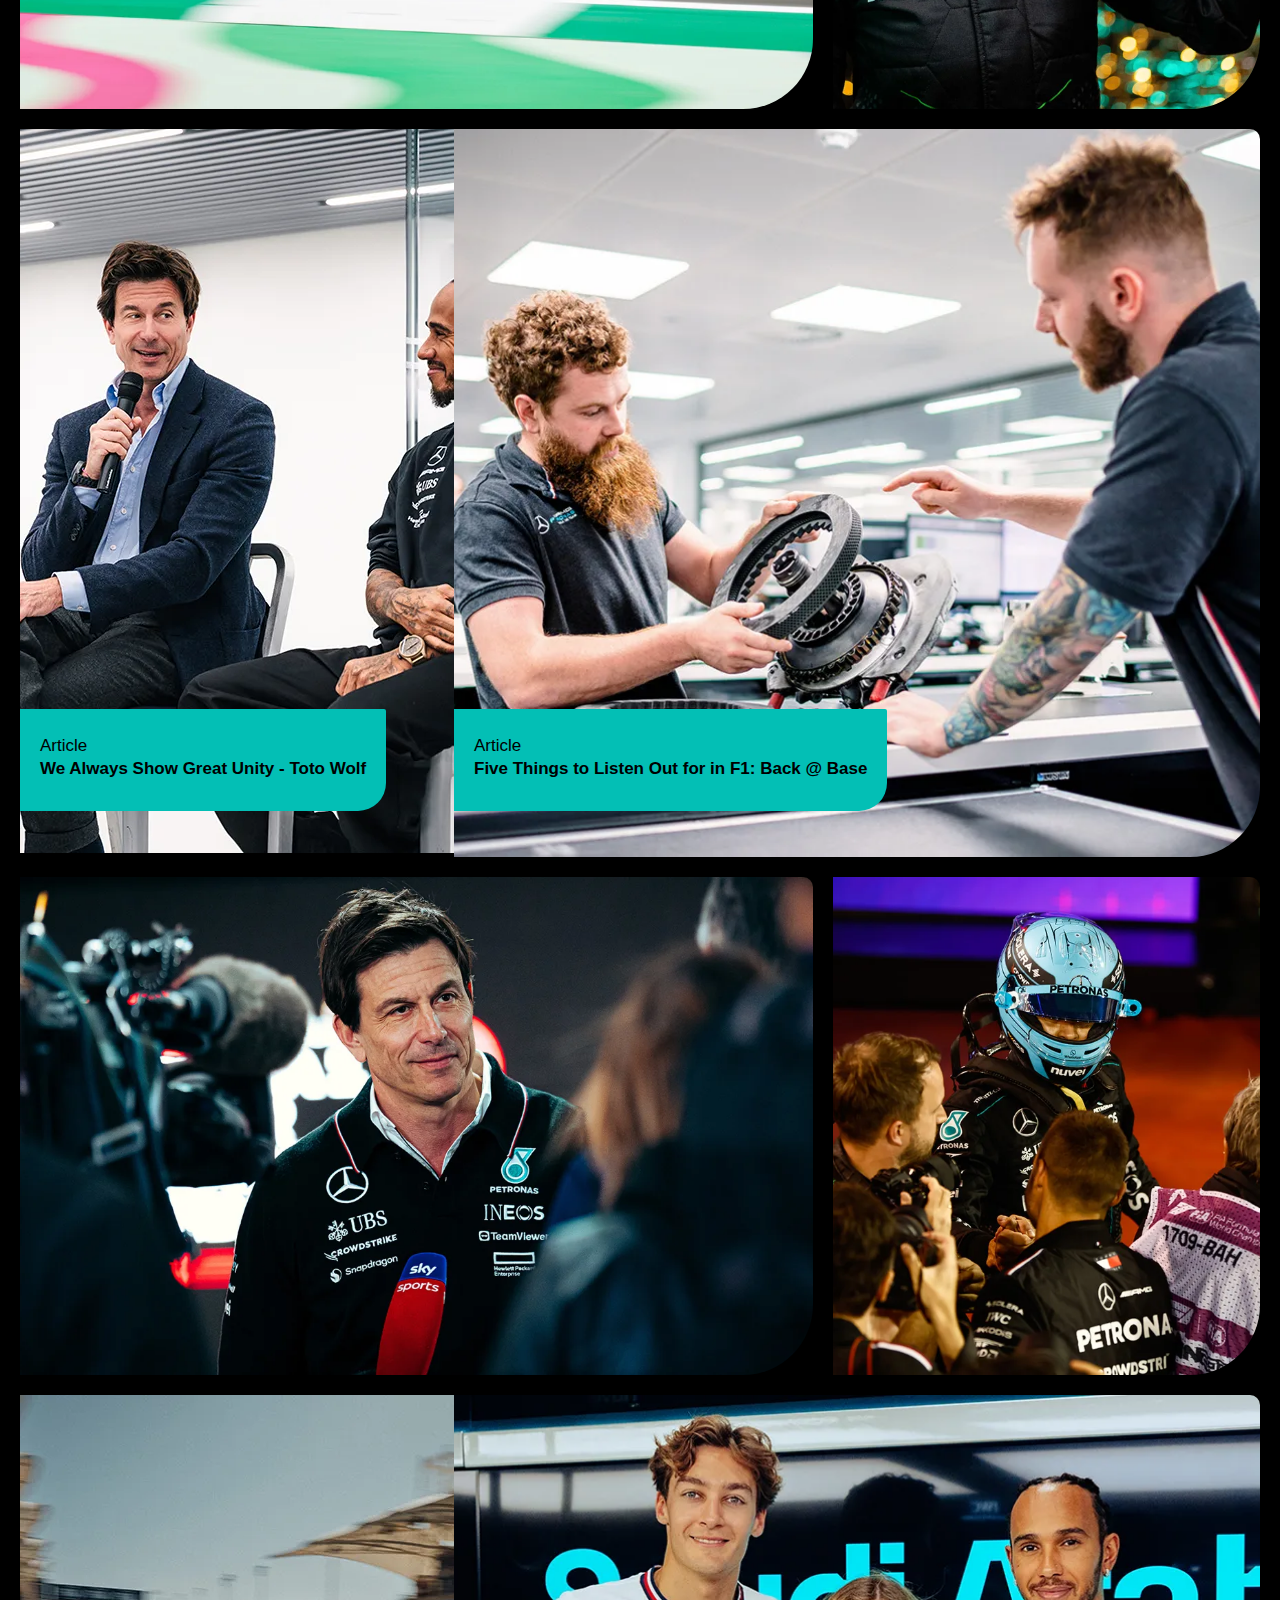
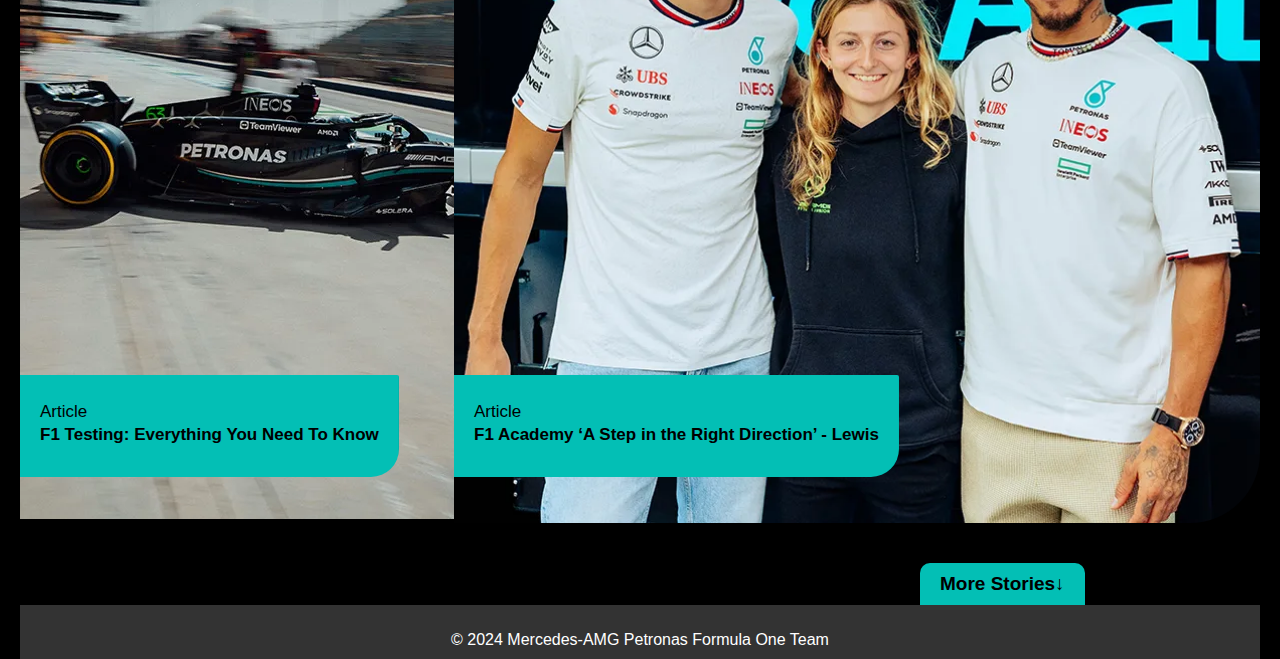
<file: stories.html>
<!DOCTYPE html>
<html lang="en">
<head>
    <meta charset="UTF-8">
    <meta name="viewport" content="width=device-width, initial-scale=1.0">
    <title>Stories</title>
    <link rel="stylesheet" href="Header.css">
    <link rel="stylesheet" href="Stories.css">
</head>
<header>
    <div class="logo">
        <a href="index.html">
            <img src="imgsrc/logo.png" alt="Mercedes-AMG Petronas F1 Team Logo"></a>
    </div>
    <nav>
        <ul>
            <li><a href="index.html">Home</a></li>
            <li><a href="drivers.html">Drivers</a></li>
            <li><a href="w15.html">Car</a></li>
            <li><a href="race_schedule.html">Race Schedule</a></li>
            <li><a href="stories.html">Stories</a></li>
            <li><a href="wallpapers.html">Wallpapers</a></li>
            <li><a href="teamwear.html">Teamwear</a></li>
            <li><a href="partners.html">Our Partners</a></li>
        </ul>
    </nav>
</header>
<hr id="header" color="#03BFB5" width="100%"><br>
<body>
<h1 align="center">Stories</h1>
<h4 align="center">Fueling your passion for racing: Get the inside scoop on Mercedes AMG Petronas F1 Team's news grid.</h4>
<hr id="StoriesHR" width="110" align="center"><br>
<div class="container">
    <div class="section">
        <div class="button-container">
            <button class="button">
                <a href="https://www.mercedesamgf1.com/news/australian-gp-difficult-qualifying-in-melbourne">
                <p align="left">Article</p>
                    <h4 align="left">Australian GP: Difficult Qualifying in Melbourne, the team will line up P7 and P11 for Sunday's race</h4></a>
            </button>
        </div>
        <img src="imgsrc/Stories/1.webp" alt="Left Image">
    </div>
    <div class="section right-section">
        <div class="button-container">
            <button class="button">
                <a href="https://www.mercedesamgf1.com/news/things-can-change-quickly-lewis-and-george-positive-heading-into-melbourne">
                <p align="left">Article</p>
                <h4 align="left">‘Things Can Change Quickly’: Lewis<br>and George Positive Heading into Melbourne</h4></a>
            </button>
        </div>
        <img src="imgsrc/Stories/R1.jpg" alt="Right Image">
    </div>
</div>
<div class="container">
    <div class="section2">
        <div class="button-container">
            <button class="button">
                <a href="https://www.mercedesamgf1.com/news/from-melbourne-to-brands-hatch-busy-week-for-our-juniors">
                <p align="left">Article</p>
                <h4 align="left">From Melbourne to Brands Hatch: Busy<br>Week for our Juniors</h4></a>
            </button>
        </div>
        <img src="imgsrc/Stories/L2.webp" alt="Left Image">
    </div>
    <div class="section right-section2">
        <div class="button-container">
            <button class="button">
                <a href="https://www.mercedesamgf1.com/news/a-great-circuit-and-fantastic-city-toto-previews-the-australian-grand-prix">
                <p align="left">Article</p>
                <h4 align="left">A Great Circuit and Fantastic City: Toto Previews the Australian<br>Grand Prix</h4></a>
            </button>
        </div>
        <img src="imgsrc/Stories/R2.webp" alt="Right Image">
    </div>
</div>

<div class="container">
    <div class="section">
        <div class="button-container">
            <button class="button">
                <a href="https://www.mercedesamgf1.com/news/he-held-me-back-or-mercedes-f1-esports-relay-challenge">
                <p align="left">Article</p>
                    <h4>'He held me back!' - Mercedes F1 Esports Relay Challenge</h4></a>
            </button>
        </div>
        <img src="imgsrc/Stories/L3.webp" alt="Left Image">
    </div>
    <div class="section right-section">
        <div class="button-container">
            <button class="button">
                <a href="https://www.mercedesamgf1.com/news/watch-how-to-tackle-a-hot-lap-of-albert-park">
                <p align="left">Video</p>
                <h4 align="left">Watch: How to Tackle a Hot Lap of Albert Park</h4></a>
            </button>
        </div>
        <img src="imgsrc/Stories/R3.webp" alt="Right Image">
    </div>
</div>
<div class="container">
    <div class="section2">
        <div class="button-container">
            <button class="button">
                <a href="https://www.mercedesamgf1.com/news/challenging-quali-leaves-work-to-do-in-jeddah">
                <p align="left">Article</p>
                    <h4 align="left">Challenging Quali Leaves Work to Do In Jeddah</h4></a>
            </button>
        </div>
        <img src="imgsrc/Stories/L4.webp" alt="Left Image">
    </div>
    <div class="section right-section2">
        <div class="button-container">
            <button class="button">
                <a href="https://www.mercedesamgf1.com/news/doriane-shines-on-successful-weekend-for-juniors">
                <p align="left">Article</p>
                    <h4 align="left">Doriane Shines on Successful Weekend for Juniors</h4></a>
            </button>
        </div>
        <img src="imgsrc/Stories/R4.webp" alt="Right Image">
    </div>
</div>

<div class="container">
    <div class="section">
        <div class="button-container">
            <button class="button">
                <a href="https://www.mercedesamgf1.com/news/saudi-arabia-gp-work-to-do-after-first-day-in-jeddah">
                <p align="left">Article</p>
                    <h4 align="left">Saudi Arabia GP: Plenty of Intrigue After First Day<br>in Jeddah</h4></a>
            </button>
        </div>
        <img src="imgsrc/Stories/L5.webp" alt="Left Image">
    </div>
    <div class="section right-section">
        <div class="button-container">
            <button class="button">
                <a href="https://www.mercedesamgf1.com/news/doriane-excited-for-f1-academy-season-opener">
                <p align="left">Article</p>
                <h4 align="left">Doriane 'Excited' for F1 Academy Season<br>Opener</h4></a>
            </button>
        </div>
        <img src="imgsrc/Stories/R5.webp" alt="Right Image">
    </div>
</div>
<div class="container">
    <div class="section2">
        <div class="button-container">
            <button class="button">
                <a href="https://www.mercedesamgf1.com/news/toto-we-always-show-great-unity">
                <p align="left">Article</p>
                <h4 align="left">We Always Show Great Unity - Toto Wolf</h4></a>
            </button>
        </div>
        <img src="imgsrc/Stories/Left6.webp" alt="Left Image">
    </div>
    <div class="section right-section2">
        <div class="button-container">
            <button class="button">
                <a href="https://www.mercedesamgf1.com/news/five-things-to-listen-out-for-in-f1-back-base">
                <p align="left">Article</p>
                <h4 align="left">Five Things to Listen Out for in F1: Back @ Base</h4></a>
            </button>
        </div>
        <img src="imgsrc/Stories/R6.webp" alt="Right Image">
    </div>
</div>
<div class="container">
    <div class="section">
        <div class="button-container">
            <button class="button">
                <a href="https://www.mercedesamgf1.com/news/an-immediate-chance-to-learn-more-toto-previews-saudi-arabia">
                <p align="left">Article</p>
                <h4 align="left">'An Immediate Chance to Learn More' -Toto Previews<br> Saudi Arabia</h4></a>
            </button>
        </div>
        <img src="imgsrc/Stories/L7.webp" alt="Left Image">
    </div>
    <div class="section right-section">
        <div class="button-container">
            <button class="button">
                <a href="https://www.mercedesamgf1.com/news/in-the-mix-after-tight-qualifying-in-bahrain">
                <p align="left">Article</p>
                <h4 align="left">In the Mix After Tight Qualifying in<br>Bahrain</h4></a>
            </button>
        </div>
        <img src="imgsrc/Stories/R7.webp" alt="Right Image">
    </div>
</div>
<div class="container">
    <div class="section2">
        <div class="button-container">
            <button class="button">
                <a href="https://www.mercedesamgf1.com/news/f1-testing-everything-you-need-to-know">
                <p align="left">Article</p>
                <h4 align="left">F1 Testing: Everything You Need To Know</h4></a>
            </button>
        </div>
        <img src="imgsrc/Stories/L8.webp" alt="Left Image">
    </div>
    <div class="section right-section2">
        <div class="button-container">
            <button class="button">
                <a href="https://www.mercedesamgf1.com/news/f1-academy-a-step-in-the-right-direction-lewis">
                <p align="left">Article</p>
                    <h4 align="left">F1 Academy ‘A Step in the Right Direction’ - Lewis</h4></a>
            </button>
        </div>
        <img src="imgsrc/Stories/right8.webp" alt="Right Image">
    </div>
</div>
<button class="MoreStoriesButton"><a style="color: black; text-decoration: none;" href="https://www.mercedesamgf1.com/news">More Stories<b>&darr;</b></a></button>
<footer>
    <p id="footer">&copy; 2024 Mercedes-AMG Petronas Formula One Team</p>
</footer>
</body>
</html>
</file>
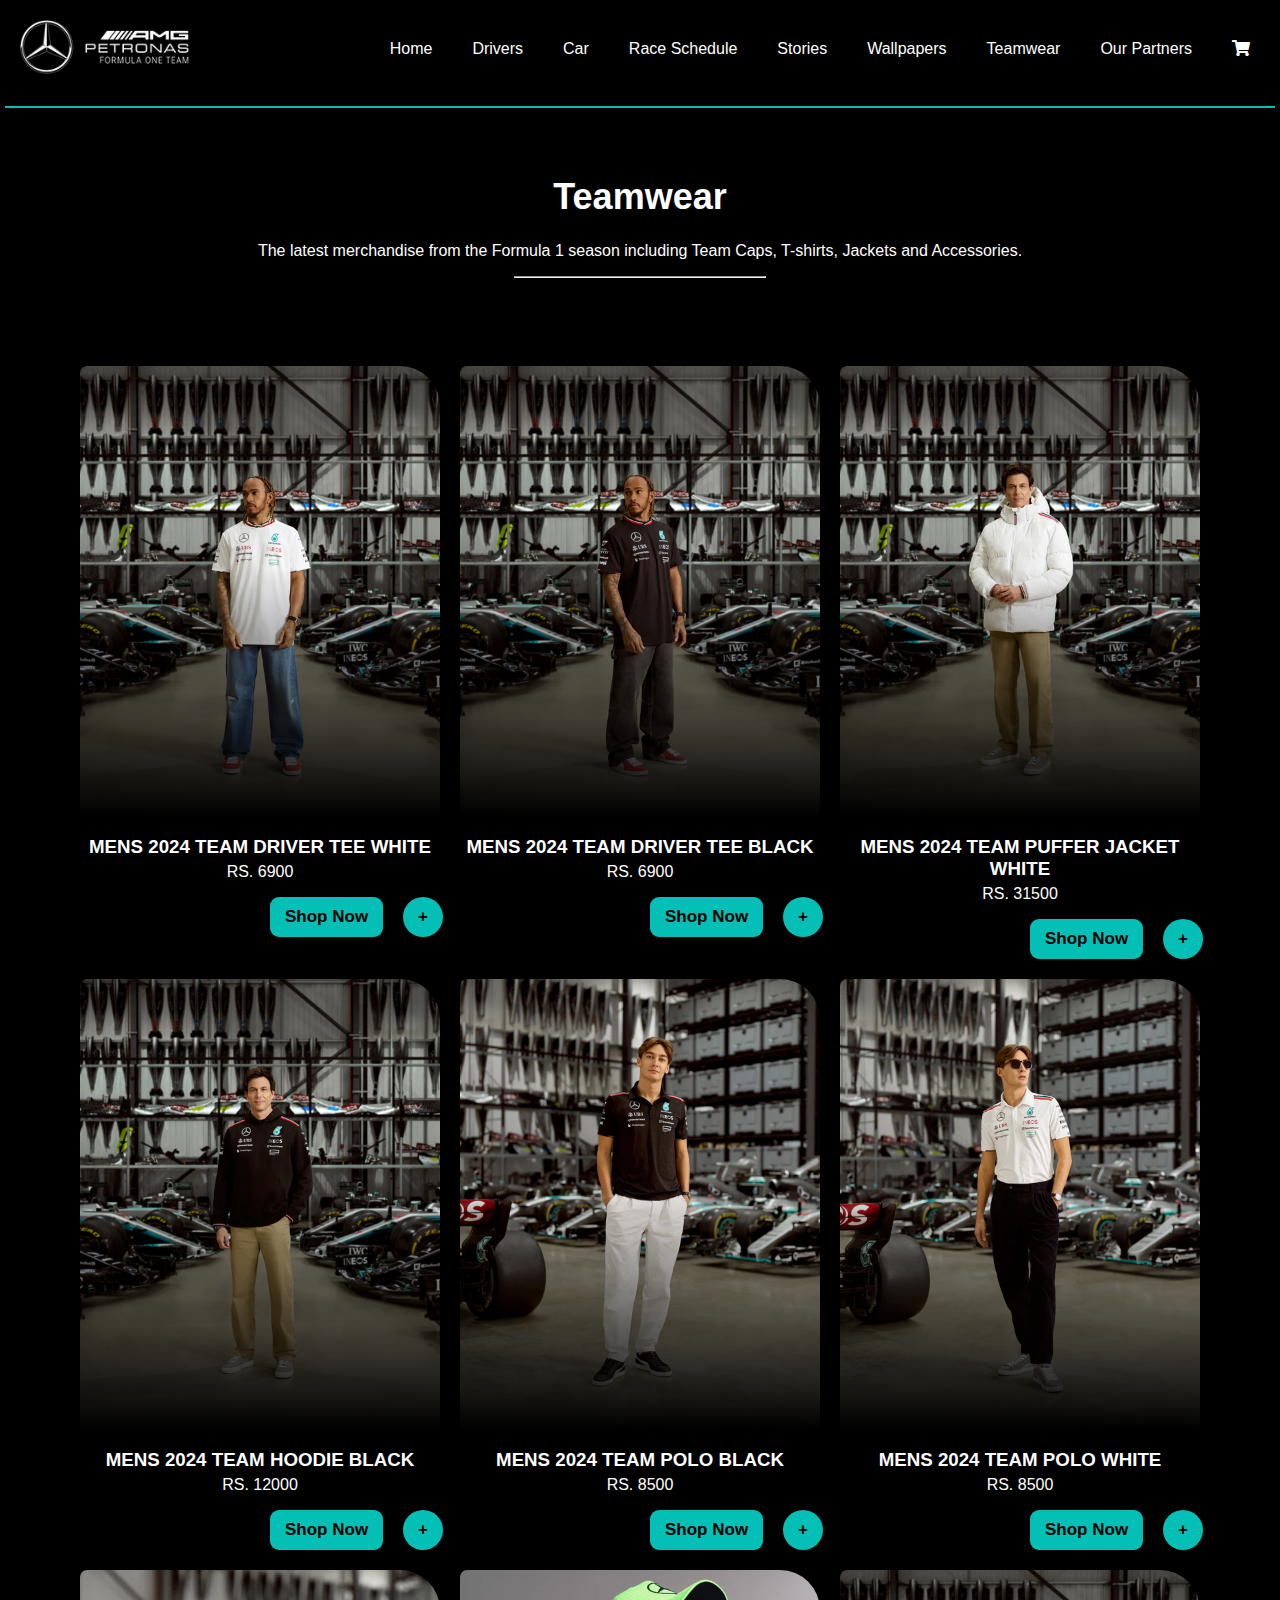
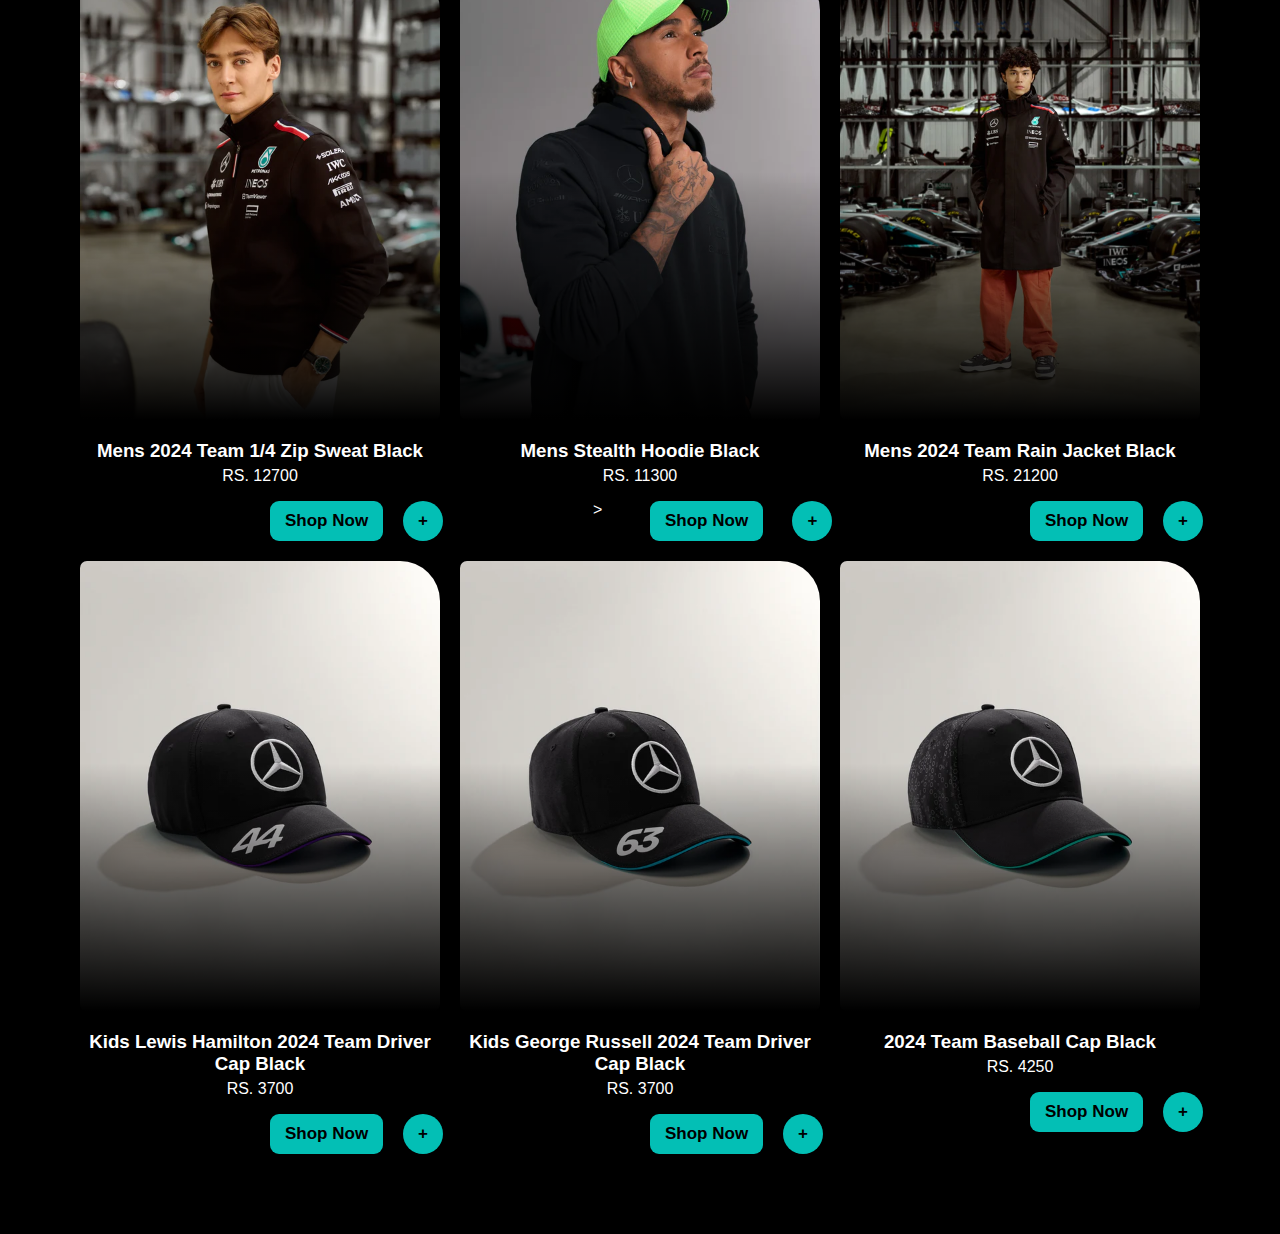
<file: teamwear.html>
<!DOCTYPE html>
<html lang="en">
<head>
    <meta charset="UTF-8">
    <meta name="viewport" content="width=device-width, initial-scale=1.0">
    <title>TeamWear</title>
    <link rel="stylesheet" href="Header.css">
    <link rel="stylesheet" href="teamwear.css">
    <link rel="stylesheet" href="https://cdnjs.cloudflare.com/ajax/libs/font-awesome/5.15.4/css/all.min.css">
</head>
<body>
<header>
    <div class="logo">
        <a href="index.html">
            <img src="imgsrc/logo.png" alt="Mercedes-AMG Petronas F1 Team Logo"></a>
    </div>
    <nav>
        <ul>
            <li><a href="index.html">Home</a></li>
            <li><a href="drivers.html">Drivers</a></li>
            <li><a href="w15.html">Car</a></li>
            <li><a href="race_schedule.html">Race Schedule</a></li>
            <li><a href="stories.html">Stories</a></li>
            <li><a href="wallpapers.html">Wallpapers</a></li>
            <li><a href="teamwear.html">Teamwear</a></li>
            <li><a href="partners.html">Our Partners</a></li>
            <li id="cart-icon"><a href="#"><i class="fas fa-shopping-cart"></i></a></li>
        </ul>
    </nav>
</header>
<hr color="#03BFB5" width="99%">
<header_1>
    <br><br>
    <h1 class="title">Teamwear</h1>
    <p>The latest merchandise from the Formula 1 season including Team Caps, T-shirts, Jackets and Accessories.</p>
    <hr width="250">
</header_1>
<div id="cart" class="cart">
    <div class="cart-content">
        <span class="close">&times;</span>
        <hr width="100%" align="center">
        <h2 align="center">Your Cart</h2>
        <hr width="100%" align="center">
        <ul id="cart-items"></ul>
        <hr>
        <p id="total-price">Total: RS. 0</p>
        <button id="checkout-btn">Checkout</button>
    </div>
</div>
<section class="grid-container">
    <div class="grid-item">
        <div class="image-container">
            <img src="imgsrc/teamwear/1.webp" alt="Clothing 1"></div>
            <h3 class="item-name">MENS 2024 TEAM DRIVER TEE WHITE</h3>
            <p class="item-price">RS. 6900</p>
        <div class="button-container">
            <button class="button">Shop Now</button>
            <button class="add-to-cart-button">+</button>
        </div>
        </div>
        <div class="grid-item">
        <div class="image-container">
            <img src="imgsrc/teamwear/2.webp" alt="Clothing 2"></div>
            <h3 class="item-name">MENS 2024 TEAM DRIVER TEE BLACK</h3>
            <p class="item-price">RS. 6900</p>
            <div class="button-container">
            <button class="button"><a style="color: black; text-decoration: none;" href="https://shop-int.mercedesamgf1.com/products/mens-2024-team-driver-tee-black">Shop Now</a></button>
            <button class="add-to-cart-button">+</button>
            </div>
        </div>
    <div class="grid-item">
        <div class="image-container">
            <img src="imgsrc/teamwear/3.webp" alt="Clothing 3"></div>
            <h3 class="item-name">MENS 2024 TEAM PUFFER JACKET WHITE</h3>
            <p class="item-price">RS. 31500</p>
        <div class="button-container">
        <button class="button"><a style="color: black; text-decoration: none;" href="https://shop-int.mercedesamgf1.com/products/mens-2024-team-puffer-jacket-white">Shop Now</a></button><button class="add-to-cart-button">+</button>
        </div>
        </div>
    <div class="grid-item">
        <div class="image-container">
            <img src="imgsrc/teamwear/4.webp" alt="Clothing 4"></div>
        <h3 class="item-name">MENS 2024 TEAM HOODIE BLACK</h3>
        <p class="item-price">RS. 12000</p>
        <div class="button-container">
        <button class="button"><a style="color: black; text-decoration: none;" href="https://shop-int.mercedesamgf1.com/products/mens-2024-team-hoody-black">
            Shop Now</a></button>
            <button class="add-to-cart-button">+</button>
    </div>
    </div>
    <div class="grid-item">
        <div class="image-container">
            <img src="imgsrc/teamwear/5.webp" alt="Clothing 5"></div>
        <h3 class="item-name">MENS 2024 TEAM POLO BLACK</h3>
        <p class="item-price">RS. 8500</p>
        <div class="button-container">
        <button class="button"><a style="color: black; text-decoration: none;" href="https://shop-int.mercedesamgf1.com/products/mens-2024-team-polo-black">
            Shop Now</a></button>
            <button class="add-to-cart-button">+</button>
    </div>
    </div>
    <div class="grid-item">
        <div class="image-container">
            <img src="imgsrc/teamwear/6.webp" alt="Clothing 6"></div>
        <h3 class="item-name">MENS 2024 TEAM POLO WHITE</h3>
        <p class="item-price">RS. 8500</p>
        <div class="button-container">
        <button class="button"><a style="color: black; text-decoration: none;" href="https://shop-int.mercedesamgf1.com/products/mens-2024-team-polo-white">Shop Now</a></button>
        <button class="add-to-cart-button">+</button>
        </div>
    </div>
    <div class="grid-item">
        <div class="image-container">
        <img src="imgsrc/teamwear/7.webp" alt="Clothing 7">
        </div>
        <h3 class="item-name">Mens 2024 Team 1/4 Zip Sweat Black </h3>
        <p class="item-price">RS. 12700</p>
        <div class="button-container">
        <button class="button"><a style="color: black; text-decoration: none;" href="https://shop-int.mercedesamgf1.com/products/mens-2024-team-1-4-zip-sweat-black">
            Shop Now</a></button>
        <button class="add-to-cart-button">+</button>
        </div>
    </div>
    <div class="grid-item">
        <div class="image-container">
            <img src="imgsrc/teamwear/11.webp" alt="Clothing 8"></div>
        <h3 class="item-name">Mens Stealth Hoodie Black </h3>
        <p class="item-price">RS. 11300</p>
        <div class="button-container">
        <button class="button"><a style="color: black; text-decoration: none;" href="https://shop-int.mercedesamgf1.com/products/mens-stealth-hoody-black">Shop Now</a></button>>
        <button class="add-to-cart-button">+</button>
        </div>
    </div>
    <div class="grid-item">
        <div class="image-container">
            <img src="imgsrc/teamwear/9.webp" alt="Clothing 9"></div>
        <h3 class="item-name"> Mens 2024 Team Rain Jacket Black</h3>
        <p class="item-price">RS. 21200</p>
        <div class="button-container">
        <button class="button"><a style="color: black; text-decoration: none;" href="https://shop-int.mercedesamgf1.com/products/mens-2024-team-rain-jacket-black">
            Shop Now</a></button>
            <button class="add-to-cart-button">+</button>
        </div>
    </div>
    <div class="grid-item">
        <div class="image-container">
            <img src="imgsrc/teamwear/12.webp" alt="Clothing 7">
        </div>
        <h3 class="item-name">Kids Lewis Hamilton 2024 Team Driver Cap Black</h3>
        <p class="item-price">RS. 3700</p>
        <div class="button-container">
        <button class="button"><a style="color: black; text-decoration: none;" href="https://shop-int.mercedesamgf1.com/products/kids-lewis-hamilton-2024-team-driver-cap-black">
            Shop Now</a></button>
        <button class="add-to-cart-button">+</button>
    </div>
    </div>
        <div class="grid-item">
        <div class="image-container">
            <img src="imgsrc/teamwear/13.webp" alt="Clothing 8"></div>
        <h3 class="item-name">Kids George Russell 2024 Team Driver Cap Black</h3>
        <p class="item-price">RS. 3700</p>
        <div class="button-container">
        <button class="button"><a style="color: black; text-decoration: none;" href="https://shop-int.mercedesamgf1.com/products/george-russell-2024-team-driver-cap-black">
            Shop Now</a></button>
        <button class="add-to-cart-button">+</button>
        </div>
    </div>
    <div class="grid-item">
        <div class="image-container">
            <img src="imgsrc/teamwear/14.webp" alt="Clothing 9"></div>
        <h3 class="item-name">2024 Team Baseball Cap Black</h3>
        <p class="item-price">RS. 4250</p>
        <div class="button-container">
        <button class="button"><a style="color: black; text-decoration: none;" href="https://shop-int.mercedesamgf1.com/products/2024-team-baseball-cap-black">
            Shop Now</a></button>
        <button class="add-to-cart-button">+</button>
    </div>
    </div>
</section>
<script src="cart.js"></script>
</body>
</html>
</file>
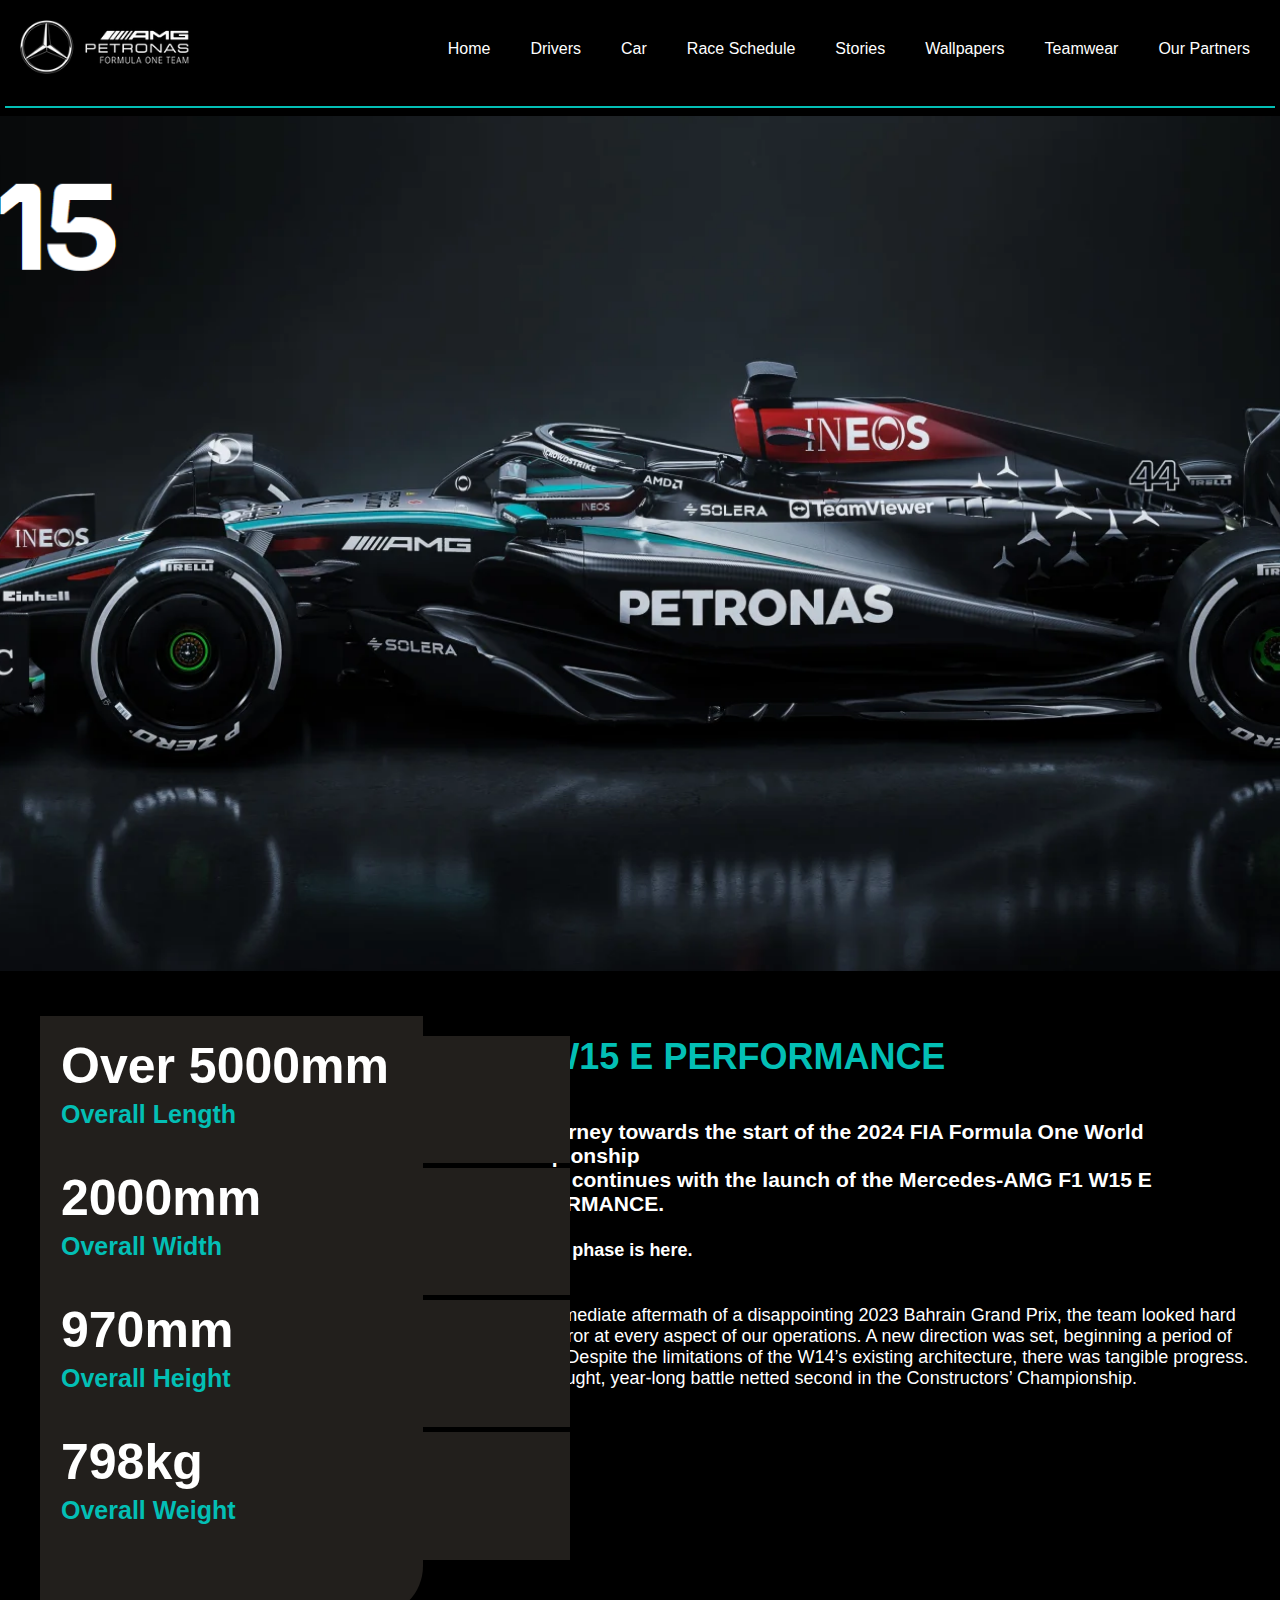
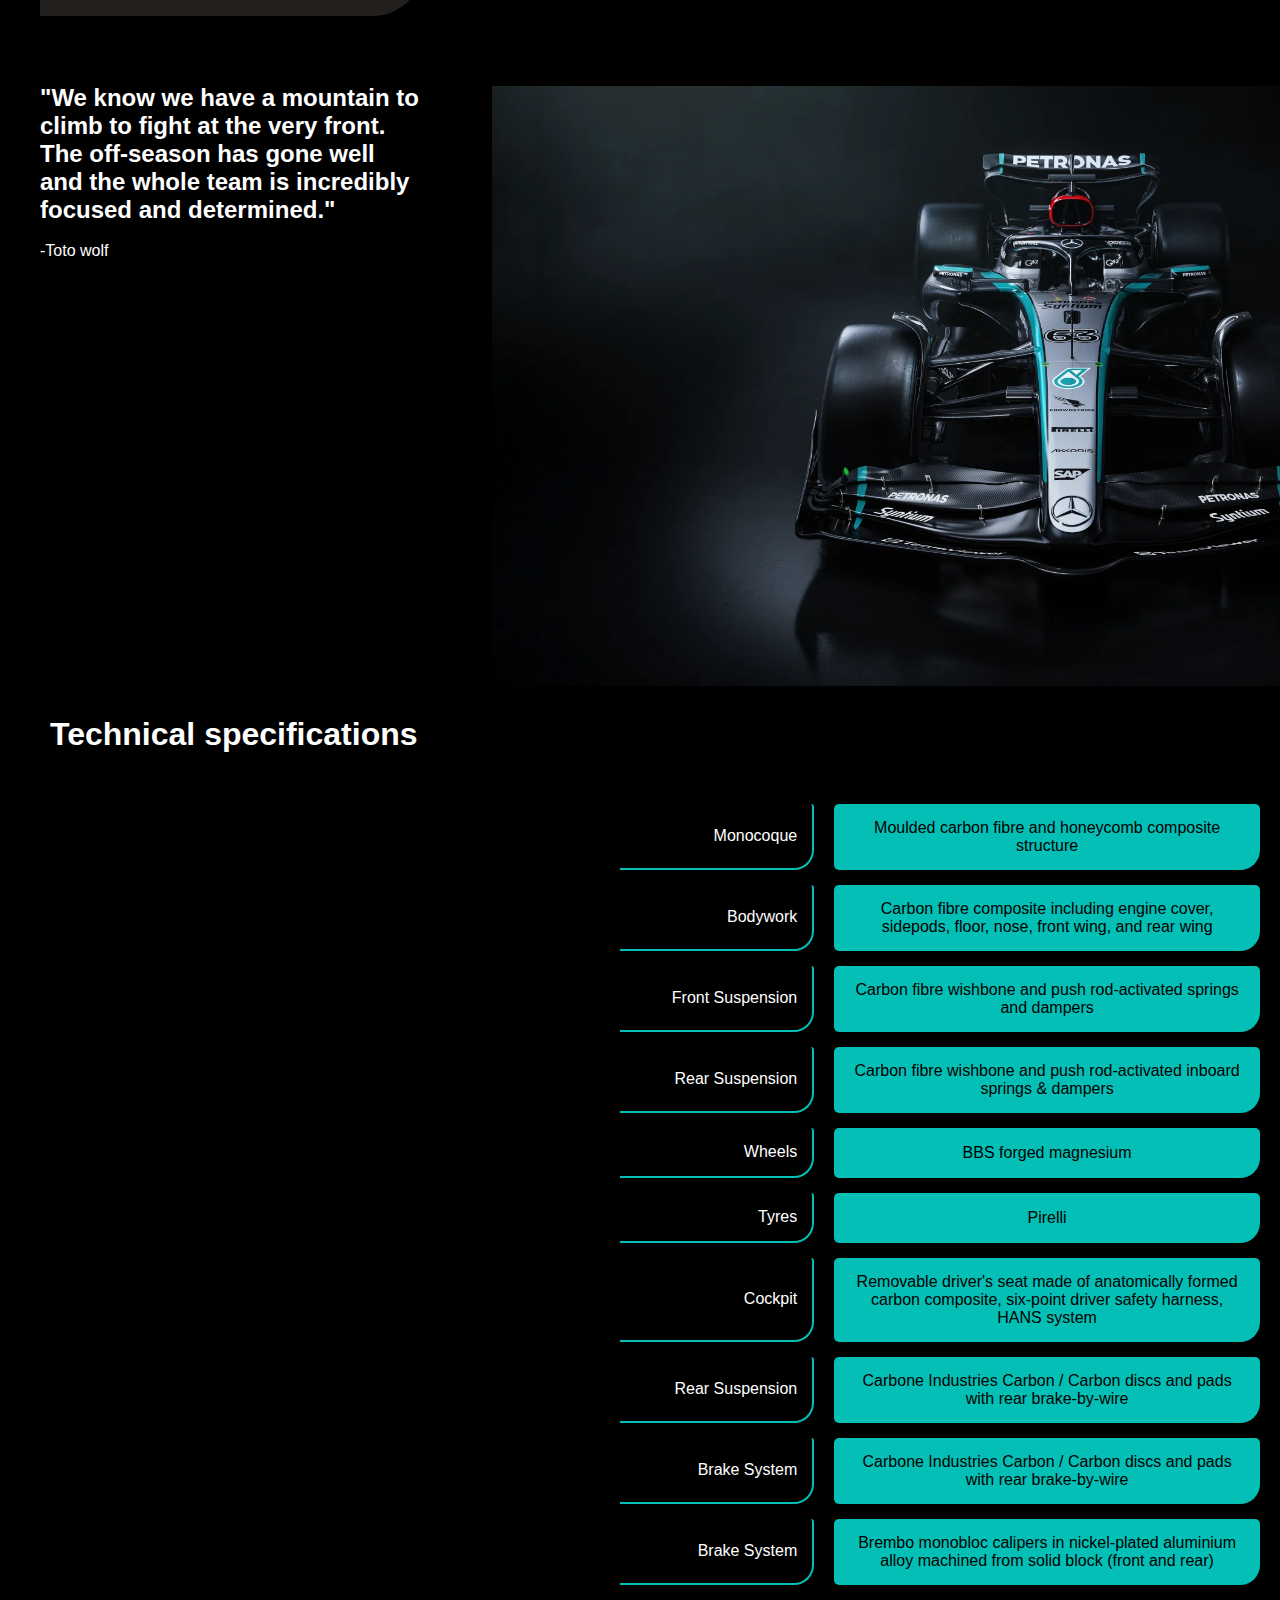
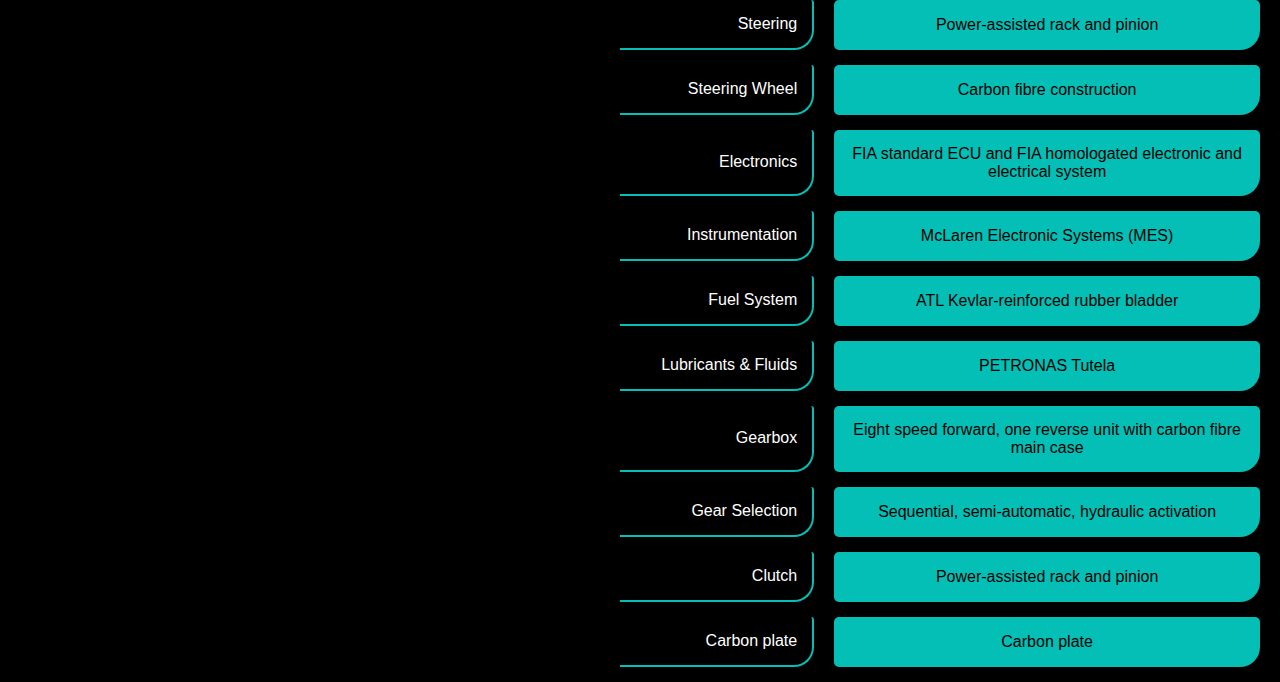
<file: w15.html>
<!DOCTYPE html>
<html lang="en">
<head>
    <meta charset="UTF-8">
    <meta name="viewport" content="width=device-width, initial-scale=1.0">
    <title>W15</title>
    <link rel="stylesheet" href="Header.css">
    <link rel="stylesheet" href="w15.css">
</head>
<body>
<header>
    <div class="logo">
        <a href="index.html">
            <img src="imgsrc/logo.png" alt="Mercedes-AMG Petronas F1 Team Logo"></a>
    </div>
    <nav>
        <ul>
            <li><a href="index.html">Home</a></li>
            <li><a href="drivers.html">Drivers</a></li>
            <li><a href="w15.html">Car</a></li>
            <li><a href="race_schedule.html">Race Schedule</a></li>
            <li><a href="stories.html">Stories</a></li>
            <li><a href="wallpapers.html">Wallpapers</a></li>
            <li><a href="teamwear.html">Teamwear</a></li>
            <li><a href="partners.html">Our Partners</a></li>
        </ul>
    </nav>
</header>
<hr color="#03BFB5" width="99%">
<main>
<div class="slider">
    <div class="slide"><img src="imgsrc/Car/w15.png" alt="Image 1"></div>
    <div class="slide"><img src="imgsrc/Car/w15.1.webp" alt="Image 2"></div>
    <div class="slide"><img src="imgsrc/Car/w15.2.webp" alt="Image 3"></div>
</div>
<section class="container">
    <div class="left-section">
        <div class="image-container">
            <img id="black" src ="imgsrc/Car/black.png" alt="Image">
            <div class="grid">
                <div class="grid-item">
                    <h1>Over 5000mm</h1>
                    <h4 style="margin-top: 5px;">Overall Length</h4>
                </div>
                <div class="grid-item">
                    <h1>2000mm</h1>
                    <h4 style="margin-top: 5px;">Overall Width</h4>
                </div>
                <div class="grid-item">
                    <h1>970mm</h1>
                    <h4 style="margin-top: 5px;">Overall Height</h4>
                </div>
                <div class="grid-item">
                    <h1>798kg</h1>
                    <h4 style="margin-top: 5px;">Overall Weight</h4>
                </div>
            </div>
        </div>
    </div>
    <div class="right-section">
        <h1 style="color: #03BFB5">F1 W15 E PERFORMANCE</h1><br><br>
        <h3>Our journey towards the start of the 2024 FIA Formula One World Championship<br>season continues with the launch of the Mercedes-AMG F1 W15 E PERFORMANCE.</h3>
        <h4 style="color: white;">The next phase is here.</h4><br>
        <p>In the immediate aftermath of a disappointing 2023 Bahrain Grand Prix, the team looked hard<br>in the mirror at every aspect of our operations. A new direction was set, beginning a period of<br>renewal. Despite the limitations of the W14’s existing architecture, there was tangible progress.<br>A hard fought, year-long battle netted second in the Constructors’ Championship.</p>
    </div>
</section>

<section class="container">
    <div class="left-section"><br>
        <h2 >"We know we have a mountain to climb to fight at the very front. The off-season has gone well and the whole team is incredibly focused and determined."</h2><br>
        <p>-Toto wolf</p>
    </div>
    <div class="right-section">
        <img src="imgsrc/Car/w15.1.webp" height="600" width="1160" alt="w15 car">
    </div>
</section>

    <h1 id="tech">Technical specifications</h1><br><br>
    <table class="styled-table">
        <tr>
            <td class="left-cell">Monocoque</td>
            <td> Moulded carbon fibre and honeycomb composite structure</td>
        </tr>
        <tr>
            <td class="left-cell">Bodywork</td>
            <td>Carbon fibre composite including engine cover, sidepods, floor, nose, front wing, and rear wing</td>
        </tr>
        <tr>
            <td class="left-cell">Front Suspension</td>
            <td>Carbon fibre wishbone and push rod-activated springs and dampers</td>
        </tr>
        <tr>
            <td class="left-cell">Rear Suspension</td>
            <td>Carbon fibre wishbone and push rod-activated inboard springs & dampers</td>
        </tr>
        <tr>
            <td class="left-cell">Wheels</td>
            <td> BBS forged magnesium</td>
        </tr>
        <tr>
            <td class="left-cell">Tyres</td>
            <td>Pirelli</td>
        </tr>
        <tr>
            <td class="left-cell">Cockpit</td>
            <td> Removable driver's seat made of anatomically formed carbon composite, six-point driver safety harness, HANS system</td>
        </tr>
        <tr>
            <td class="left-cell">Rear Suspension</td>
            <td> Carbone Industries Carbon / Carbon discs and pads with rear brake-by-wire</td>
        </tr>
        <tr>
            <td class="left-cell">Brake System</td>
            <td> Carbone Industries Carbon / Carbon discs and pads with rear brake-by-wire</td>
        </tr>
        <tr>
            <td class="left-cell">Brake System</td>
            <td>Brembo monobloc calipers in nickel-plated aluminium alloy machined from solid block (front and rear)</td>
        </tr>

        <tr>
            <td class="left-cell">Steering</td>
            <td>Power-assisted rack and pinion</td>
        </tr>
        <tr>
            <td class="left-cell">Steering Wheel</td>
            <td> Carbon fibre construction</td>
        </tr>

        <tr>
            <td class="left-cell">Electronics</td>
            <td>FIA standard ECU and FIA homologated electronic and electrical system</td>
        </tr>
        <tr>
            <td class="left-cell">Instrumentation</td>
            <td> McLaren Electronic Systems (MES)</td>
        </tr>

        <tr>
            <td class="left-cell">Fuel System</td>
            <td>ATL Kevlar-reinforced rubber bladder</td>
        </tr>
        <tr>
            <td class="left-cell">Lubricants & Fluids</td>
            <td>PETRONAS Tutela</td>
        </tr>
        <tr>
            <td class="left-cell">Gearbox</td>
            <td>Eight speed forward, one reverse unit with carbon fibre main case</td>
        </tr>
        <tr>
            <td class="left-cell">Gear Selection</td>
            <td>Sequential, semi-automatic, hydraulic activation</td>
        </tr>

        <tr>
            <td class="left-cell">Clutch</td>
            <td>Power-assisted rack and pinion</td>
        </tr>
        <tr>
            <td class="left-cell"> Carbon plate</td>
            <td> Carbon plate</td>
        </tr>
    </table>
    <script src="scripts.js"></script>
</main>
</body>
</html>
</file>
<file: Header.css>
header{
    background-color: black;
    color: #fff;
    padding: 20px;
    display: flex;
    justify-content: space-between;
    align-items: center;
}

.logo img {
    border-radius: 0px 0px 0px 0px;
    width: 170px; /* Adjust as needed */
}

nav ul {
    list-style-type: none;
    display: flex;
    justify-content: center;
    align-items: center; /* Align items vertically */
}

nav ul li {
    margin-left: 20px;
}

nav ul li:first-child {
    margin-left: 0;
}

nav ul li a {
    color: #fff;
    text-decoration: none;
    padding: 5px 10px;
    border-radius: 5px;
    transition: background-color 0.3s ease;
}

nav ul li a:hover {
    background-color: #03BFB5;
}
</file>
<file: drivers.css>
/* body of website */
body{
    color: white;
    background-color: black;
    font-family: comfortaa, sans-serif;
    margin: 0;
    padding: 0;
}
#heading{
    text-align: center;
}
#driverslineup{
    align: center;
    margin-top: -10px;
}
/* lewis hamilton and George russell container */
.HamiltonAndRussell{
    padding-top: 20px;
    background-color: black;
    display: grid;
    grid-template-columns: repeat(2, 0fr);
    grid-template-rows: repeat(1, 400px); /* Adjust height as needed */
    gap: 12px;
    max-width: 1200px;
    margin-left: 120px;
}

/* Mick schumi and fred container */
.MickAndFred {
    margin-top: 0px;
    padding: 120px;
    background-color: black;
    display: grid;
    grid-template-columns: repeat(2, 10fr);
    grid-template-rows: repeat(1, 400px); /* Adjust height as needed */
    gap: 15px;
    max-width: 1200px;
    margin-left: 0px;
}

.grid-item_George, .grid-item_Mick{
    width: 800px;
    background-color: black;
    display: flex;
    justify-content: center;
    align-items: center;
    font-size: 24px;
    border: 1px solid #03BFB5;
    border-radius: 40px;
    position: relative;
    overflow: hidden;
    cursor: pointer;

}
.grid-item_lewis, .grid-item_Fred{
    padding-top: 5px;
    width: 800px;
    background-color: #03BFB5;
    display: flex;
    justify-content: center;
    align-items: center;
    font-size: 24px;
    border: 1px solid #03BFB5;
    border-radius: 40px;
    position: relative;
    overflow: hidden;
    cursor: pointer;
}
.DriversName {
    height: 40px;
    background-color: black;
    display: flex;
    justify-content: center;
    align-items: center;
    font-size: 24px;
    border: 1px solid black;
}


#juniorheading{
    margin-left: 840px;
}
#juniordriver{
    align: center;
    margin-top: -10px;
}
.JuniorDrivers {
    margin-top: 0x;
    padding-left: 100px;
    background-color: black;
    display: grid;
    grid-template-columns: repeat(3, 10fr);
    grid-template-rows: repeat(4, 400px);
    gap: 15px;
    max-width: 1200px;
    margin-left: 20px;
}

#junior img{
    border-radius: 20px 20px 0px 00px;
}
.JuniorDriversName {
    margin-top: -65px;
    height: 40px;
    color: black;
    background-color: #03BFB5;
    display: flex;
    justify-content: center;
    align-items: center;
    font-size: 24px;
    border: 1px solid #03BFB5;
    Border-radius: 0px 0px 20px 20px;
}


.grid-item_lewis,
.grid-item_George {
    position: relative;
    overflow: hidden;
    cursor: pointer;
}
.grid-item_lewis img,
.grid-item_George img,
.grid-item_Fred img,
.grid-item_Mick img{
    transition: transform 0.3s ease;
}

.grid-item_lewis:hover img,
.grid-item_George:hover img,
.grid-item_Fred:hover img,
.grid-item_Mick:hover img{
    transform: scale(1.1);
}
</file>
<file: george.css>
/* body of page properties */
body {
    background-color: black;
    font-family: comfortaa, sans-serif;
    color: white;
    margin: 0;
    padding: 0;
}

/* making container */
.container{
    display: flex;
    width: 100%;
    height: 100vh;
}

/* left section of container */
.left-section {
    width: 50%;
    background-color: black;
    padding: 20px;
}

/* Right section of container */
.right-section {
    width: 50%;
    background-color: #03BFB5;
    padding: 15px;
    margin-top: -10px;
}

/* #name is id given to <h1 id="name">George Russell</h1> */
#name{
    font-weight: bold;
    font-size: 50px;
    margin: 0;
}
#Des{
    margin-left: 5px;
}

/* is for left grid */
.left_grid {
    margin-top: 350px;
    display: grid;
    grid-template-columns: repeat(3, 1fr);
}

.left_grid-item {
    background-color: black;
    padding: 0px;
    border: 1px solid black;
}

/*  for right grid */
.right_grid {
    font-size: 15px;
    font-weight: bold;
    margin-top: 180px;
    display: grid;
    grid-template-columns: repeat(3, 1fr);
}

.right_grid-item {
    color: black;
    background-color: #03BFB5;
    padding: 7px;
    border: 1px solid #03BFB5;
}

/* overlay is to display image overlapping on line dividing 2 sections */
.overlay {
    position: absolute;
    top: 192px;
    right: calc(100% - 1900px); /* Adjust to center the line */
    width: 100%;
    height: 100%;
    display: flex;
    justify-content: center;
    align-items: center;
}
.overlay img {
    max-width: 50%;
    max-height: 100%;
}
footer {
    background-color: #333;
    color: #fff;
    padding: 10px;
    text-align: center;
}
</file>
<file: lewis.css>
body {
    background-color: black;
    font-family: comfortaa, sans-serif;
    color: white;
    margin: 0;
    padding: 0;
}

.container {
    display: flex;
    width: 100%;
    height: 100vh;
}

.left-section {
    width: 50%;
    background-color: black;
}

.right-section {
    width: 50%;
    background-color: #03BFB5;
    padding: 20px;
    margin-top: -10px;
}

#name{
    font-weight: bold;
    font-size: 50px;
    margin: 20px;
}
#Des{
    margin-left: 20px;
}

/* is for left grid */
.grid_left {
    margin-top: 345px;
    display: grid;
    grid-template-columns: repeat(3, 1fr);
}

.grid-item_left {
    background-color: black;
    padding: 0px;
    border: 1px solid black;
    margin-left: 40px;
}

/* is for right grid */
.grid_right {
    font-size: 15px;
    font-weight: bold;
    margin-top: 100px;
    display: grid;
    grid-template-columns: repeat(3, 1fr);
}

.grid-item_right {
    color: black;
    background-color: #03BFB5;
    padding: 10px;
    border: 1px solid #03BFB5;
}

/* is for overlay image btw two sections */
.overlay {
    position: absolute;
    top: 192px;
    right: calc(100% - 1900px);
    width: 100%;
    height: 100%;
    display: flex;
    justify-content: center;
    align-items: center;
}
.overlay img {
    max-width: 50%;
    max-height: 100%;
}

/* footer css */
footer {
    background-color: #333;
    color: #fff;
    padding: 10px;
    text-align: center;
}
</file>
<file: partners.css>
body {
    color: white;
    background-color: black;
    font-family: comfortaa, sans-serif;
    margin: 0;
    padding: 0;
}

.container {
    display: flex;
    width: 100%;
    height: 100vh;
}

.left-section {
    width: 50%;
    background-color: black;
    padding: 20px;
}

.right-section{
    width: 50%;
}
.right-section img{
    border-radius: 10px 0px 0px 60px;
}
.container_PetronasAndINEOS{
    display: flex;
    width: 100%;
    height: 55.5vh;
}

.left-section_petronas{
    margin-top: 20px;
    margin-bottom: 20px;
    width: 50%;
    background-color: black;
    padding: 20px;
}
.right-section_petronas{
    margin-top: 45px;
    margin-left: 20px;
    width: 50%;
}

.right-section_INEOS{
    width: 50%;
    margin-top: 40px;
}
.left-section_INEOS{
    width: 50%;
    background-color: black;
    padding: 20px;
    margin-top: 70px;
}

h1{
    font-size: 36px;
    margin: 0;
}
h3{
    text-decoration: none;
}
#heading{
    font-weight: bold;
    margin-top: 5px;
    margin-left: 10px;
    font-size: 60px;
}
#teampartners{
    text-align: center;
    margin-top: 200px;
    margin-left: 30px;
}

img{
    display: block;
    border-radius: 10px 0px 65px 0px;
    width: 100%;
    height: auto;
}
.grid-container_TeamPartners{
    margin-top: 20px;
    display: grid;
    grid-template-columns: repeat(4, 1fr);
    grid-template-rows: repeat(2, 1fr);
    gap: 10px;
    padding: 20px;
}

.grid-item_TeamPartners{
    text-align: center;
}
#teamSupplies{
    margin-top: 100px;
}

/* hover animation */
/* For scaling up images and adding underline under text on hover */
.grid-item_TeamPartners img,
.grid-item_TeamPartners{
    transition: transform 0.5s ease;
}
.grid-item_TeamPartners:hover img {
    transform: scale(1.05); /* Adjust the scaling factor as needed */
    border: 2px solid #03BFB5;
}

.grid-item_TeamPartners:hover p {
    transform: scale(1.05);
    color: #03BFB5;
}
</file>
<file: race_schedule.css>
/* body of website */
body {
    background-color: black;
    color: white;
    font-family: comfortaa;
}

h1 {
    margin-left: 40px;
}

.container {
    margin-left: 30px;
    display: grid;
    grid-template-columns: repeat(6, 1fr);
    grid-template-rows: repeat(4, auto);
    gap: 12px;
}

.image {
    width: 90%;
    height: auto;
    margin: 10px;
    position: relative;
    perspective: 1000px;
    cursor: pointer;
    overflow: hidden; /* Ensure child elements don't overflow */
}

.image img {
    width: 100%;
    height: 100%;
    transition: transform 0.5s;
}

.image .info {
    position: absolute;
    bottom: 0;
    left: 0;
    width: 100%;
    height: 0;
    background-color: black;
    display: flex;
    flex-direction: column;
    justify-content: center;
    align-items: center;
    padding: 20px;
    box-sizing: border-box;
    transition: height 0.5s ease;
    opacity: 0;
    color: white;
}

.image:hover img {
    transform: scale(1.2);
}

.image:hover .info {
    height: 100%;
    opacity: 1;
}
.info h4 {
    color: white;
}
.info h3 {
    color: #03BFB5;
}
.info hr {
    margin-top: -10px;
}
</file>
<file: Stories.css>
*{
    font-family: comfortaa, sans-serif;
}
body {
    color: white;
    background-color: black;
    margin: 0 20px;
}
#StoriesHR{
    margin-top: -5px;
}
.container {
    display: flex;
    justify-content: space-between;
    padding: 20px;
    margin: -20px;
}
.section {
    width: 65%;
    position: relative;
    overflow: hidden;
    margin-right: 20px; /* Space between sections */
}
.section.right-section{
    width: 35%;
    margin-right: 0px; /* Reset margin for the last section */
}
.section2{
    width: 35%;
    position: relative;
    overflow: hidden;
}
.section.right-section2{
    width: 65%;
    margin-right: 0px; /* Reset margin for the last section */
}
.section img {
    width: 100%;
    height: 100%;
    object-fit: cover;
    border-radius: 0px 10px 70px 0px;
}
.section2 img{
    border-radius: 0px 10px 70px 0px;
}
.button-container {
    position: absolute;
    top: 580px;
}
.button {
    background-color: #03BFB5;
    color: black;
    border: none;
    border-radius: 0px 2px 28px 0px;
    padding: 10px 20px;
    display: inline-block;
    font-size: 17px;
    cursor: pointer;
    transition: background-position 0.3s ease-in-out, box-shadow 0.3s ease-in-out, transform 0.3s ease-in-out;
    background-image: linear-gradient(to right, #028E81 50%, #03BFB5 50%);
    background-size: 200% 100%;
    background-position: 100% 0;
}

.button:hover {
    background-position: 0 0; /* Move the gradient to the left on hover */
    transform: scale(1.02); /* Scale up the button on hover */
    box-shadow: 0px 0px 20px rgba(0, 0, 0, 0.3); /* Adjust the box shadow on hover */
    color: white; /* Change text color to white on hover */
}

a{
    text-decoration: none;
    color: black;
}
#right{
    font-size: 20px;
}
p{
    margin-bottom: -20px;
}
/* More Stories button css */
.MoreStoriesButton {
    font-family: comfortaa;
    align: center;
    background-color: #03BFB5;
    color: black;
    margin-top: 40px;
    margin-left: 900px;
    padding: 10px 20px;
    border: none;
    border-radius: 10px 10px 0px 0px;
    cursor: pointer;
    font-size: 19px;
    font-weight: bold;
}
footer {
    background-color: #333;
    color: #fff;
    padding: 10px;
    text-align: center;
}
#footer{
    margin-bottom: 0px;
}
</file>
<file: teamwear.css>
*{
        font-family: comfortaa, sans-serif;
    }
    body {
        background-color: black;
        color: white;
        margin: 0;
        padding: 0;
    }
    header_1{
        margin-top: 40px;
        text-align: center;
        padding: 0px 0;
    }
    .title {
        font-size: 36px;
    }
    .grid-container {
        display: grid;
        grid-template-columns: repeat(3, 1fr);
        gap: 20px;
        padding: 80px;
    }
    .grid-item {
        position: relative;
    }
    .grid-item img {
        border-radius: 7px 40px 7px 7px;
        max-width: 100%;
        height: auto;
        display: block;
    }
    .item-name, .item-price {
        margin-top: 20px;
        text-align: center;
    }
    .image-container {
        position: relative;
    }
    .image-container::after {
        content: "";
        position: absolute;
        bottom: 0;
        left: 0;
        width: 100%;
        height: 55%; /* To adjust the height of the gradient */
        background: linear-gradient(to bottom, rgba(0, 0, 0, 0), rgba(0, 0, 0, 100)); /* To adjust the opacity of the gradient */
    }
    .button-container {
        display: flex;
        justify-content: flex-start; /* Align buttons at the start of the container */
        margin-top: 10px; /* Adjust margin as needed */
    }

    .add-to-cart-button,
    .button {
        font-family: comfortaa, sans-serif;
        background-color: #03BFB5;
        color: black;
        padding: 10px 15px;
        border: none;
        border-radius: 9px;
        cursor: pointer;
        font-size: 17px;
        font-weight: bold;
        margin-right: -170px;
        margin-left: 190px;
    }
    .add-to-cart-button{
        border-radius: 100px;
    }
    .add-to-cart-button:hover,
    .shop-now-button:hover {
        background-color: #028277;
    }
    .add-to-cart-button:hover,
    .button:hover {
        background-color: #028277;
    }

    /* Cart styles */
    .cart {
        position: fixed;
        top: 0;
        right: -100%;
        height: 100vh;
        width: 580px;
        background-color: rgba(0, 0, 0, 0.9);
        color: white;
        z-index: 1000;
        transition: right 0.3s ease-in-out;
        box-shadow: 0px 0px 15px rgba(0, 0, 0, 0);
        overflow-y: scroll;
        backdrop-filter: blur(10px);
        border-left: 1px solid grey;
    }

    .cart-content {
        padding: 20px;
    }

    .cart.show-cart {
        right: 0;
    }

    .cart-content h2 {
        margin-bottom: 10px;
    }

    .cart-content ul {
        list-style-type: none;
        padding: 0;
    }

    .cart-content li {
        margin-bottom: 5px;
    }

    .cart-content button {
        display: block;
        margin-top: 20px;
        padding: 10px;
        width: 100%;
        background-color: #03BFB5;
        color: black;
        border: none;
        border-radius: 5px;
        cursor: pointer;
        transition: background-color 0.3s ease-in-out;
    }

    .cart-content button:hover {
        background-color: #02877D;
    }

    .close {
        float: right;
        cursor: pointer;
    }
    /* Styles for cart items */
    .cart-item {
        margin-bottom: 10px;
        padding-bottom: 10px;
    }
    .item-name {
        font-weight: bold;
    }

    .item-price {
        margin-top: 5px;
    }
    .cart img {
        height: 90%;
        width: 50%;
        border-radius: 10px 10px 40px 10px;
    }

    .cart-item {
            display: flex;
            margin-bottom: 10px;
        }
    .cart-item-image {
            width: 100px;
            margin-right: 20px;
        }
    .cart-item-details {
            display: flex;
            flex-direction: column;
            margin-top: 100px;
        }
    .item-name {
            font-weight: bold;
            margin-bottom: 5px;
        }
     /* CSS for quantity buttons */
     .quantity-button {
         display: inline-block;
         width: 30px;
         height: 30px;
         font-size: 16px;
         background-color: #f0f0f0;
         border: 1px solid #ccc;
         cursor: pointer;
         margin: 0 5px;
     }

     /* CSS for cart items */
     .cart-item {
         display: flex;
         align-items: center;
         margin-bottom: 10px;
     }

     .cart-item-image {
         width: 80px;
         height: 80px;
         margin-right: 10px;
     }

     .cart-item-details {
         flex: 1;
         display: flex;
         justify-content: space-between;
         align-items: center;
     }
 /* CSS for quantity buttons */
 .quantity-button {
     display: inline-block;
     width: 30px;
     height: 30px;
     font-size: 16px;
     background-color: #f0f0f0;
     border: 1px solid #ccc;
     cursor: pointer;
     margin: 20px 10px 20px 10px;
 }
 .quantity-container {
     display: flex;
     align-items: center;
 }

 .quantity-display {
     margin: 0 5px;
 }
</file>
<file: w15.css>
/*body*/
body{
    background-color: black;
    font-family: comfortaa, sans-serif;
    color: white;
    margin: 0;
    padding: 0;
}

/*slider*/
.slider {
    width: 100%;
    height: 100vh; /* Set slider height to viewport height */
    overflow: hidden;
    position: relative;
}

.slide {
    display: none;
    width: 100%;
    height: 100%;
}

.slide img {
    width: 100%;
    height: 95%;
    object-fit: cover; /* Ensure the image covers the entire slide */
}

.slide.active {
    display: block;
}

/* Below slider section */
.container {
    display: flex;
    width: 100%;
    height: 70vh;
    margin-bottom: 20px; /* To add space between sections */
}
.container h4{
    color: #03BFB5
}

.left-section{
    margin-left: 40px;
    width: 30%;
    background-color: black;
    position: relative;
}

.right-section{
    width: 60%;
    padding: 20px;
    margin-left: 50px;
    font-size: 18px;
}

.image-container {
    position: relative;
}

.image-container img {
    max-width: 100%;
    height: auto;
    display: block;
}

.grid {
    position: absolute;
    top: 0;
    left: 0;
    width: 550px;
    padding: 20px;
    box-sizing: border-box;
}

.grid-item {
    font-size: 25px;
    background-color: #221F1C;
    color: #fff;
    padding: 1px;
    margin-bottom: 5px;
}

h1, h2, h3, p {
    margin: 0;
    padding: 0;
}

/* for image in "container* section */
#black{
    border-radius: 0px 0px 50px 0px;
    height: 600px;
    width: 600px;
}


/*------------------technical specification------------------*/
/* for "technical specification h1 */
#tech{
    margin-left: 50px;
}

.styled-table {
    border-collapse: separate; /* Set border-collapse to separate */
    border-spacing: 20px 15px; /* Add spacing between rows (vertical spacing) */
    margin-left: 600px;

}
.styled-table td {
    padding: 15px;
}

/* Left cell styling */
.left-cell {
    border-right: 2px solid #03BFB5; /* Add right border */
    border-bottom: 2px solid #03BFB5; /* Add bottom border */
    width: 300px;
    border-radius: 0px 3px 20px 0px;
    color: white;
    text-align: right;
}

/* Right cell styling */
.styled-table tr td:last-child {
    width: 1200px;
    color: black;
    background-color: #03BFB5;
    border-radius: 5px 5px 20px 5px;
    text-align: center;
}
</file>
